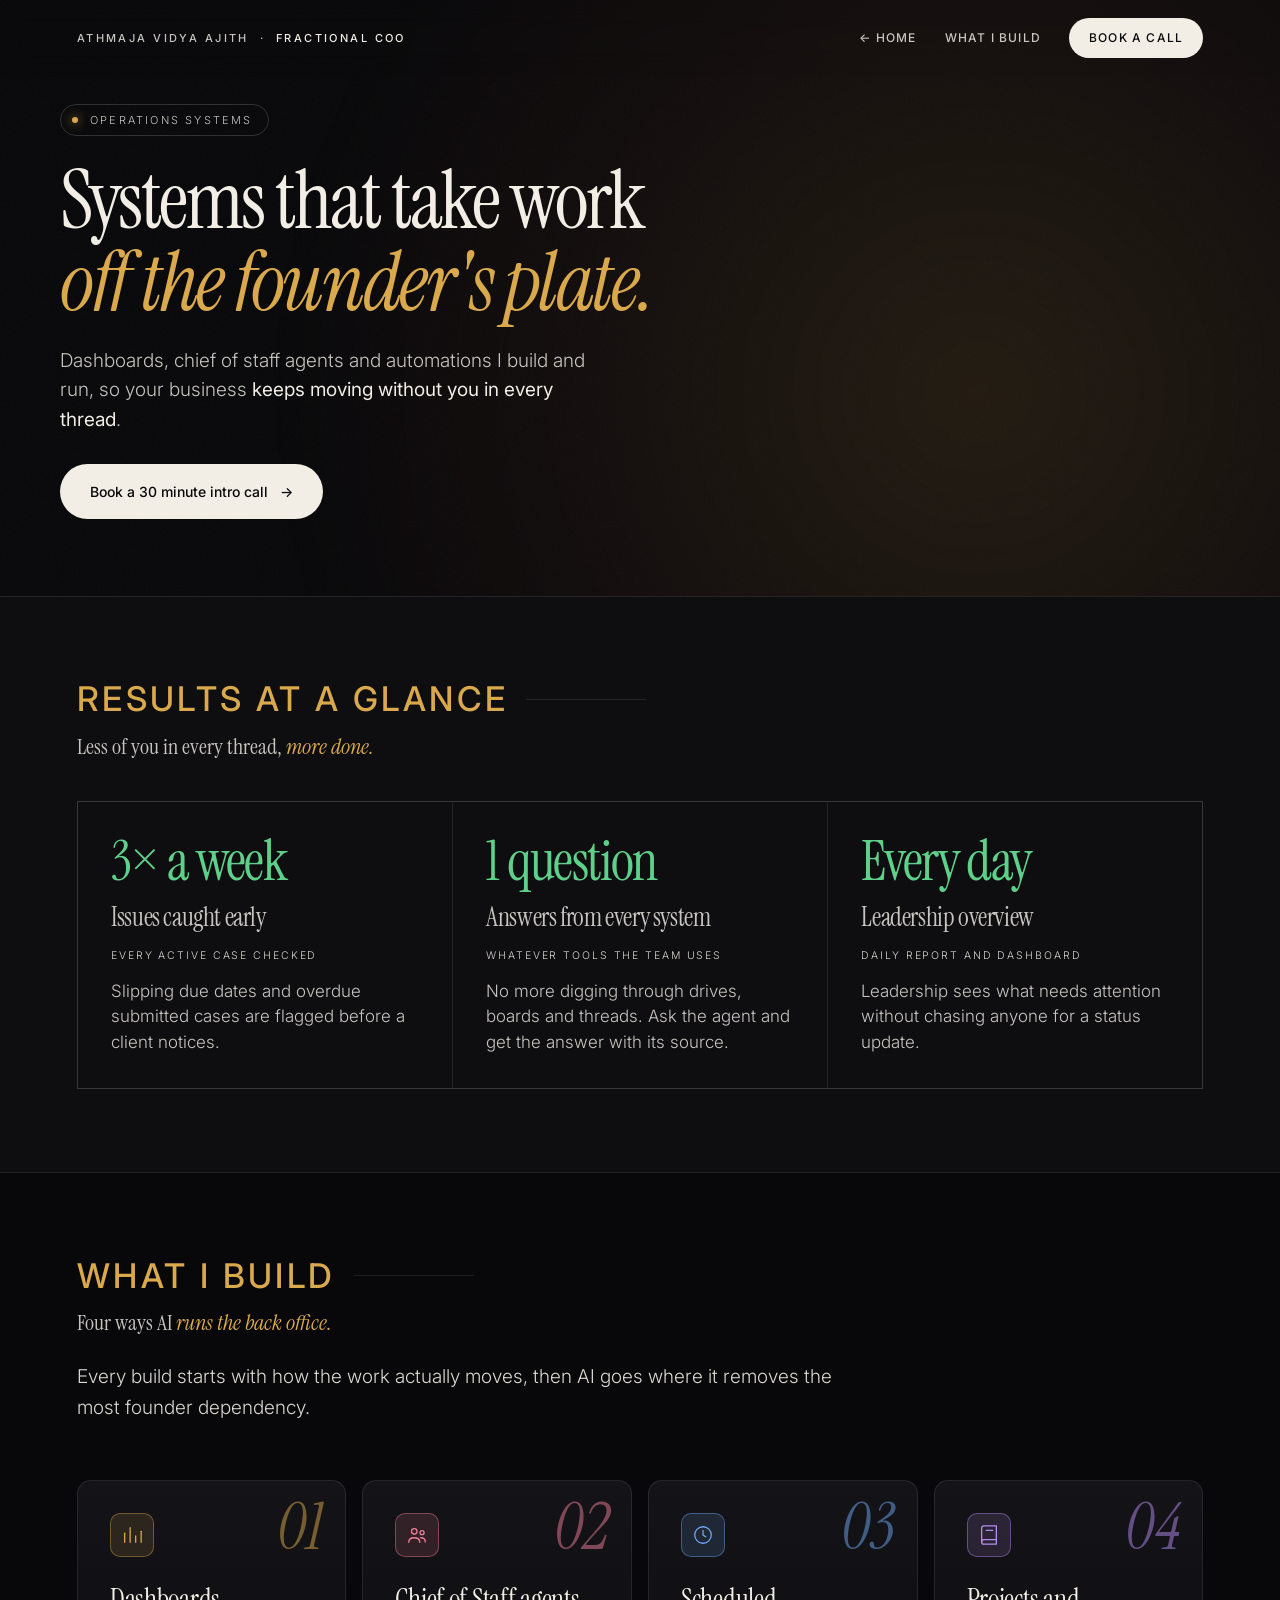
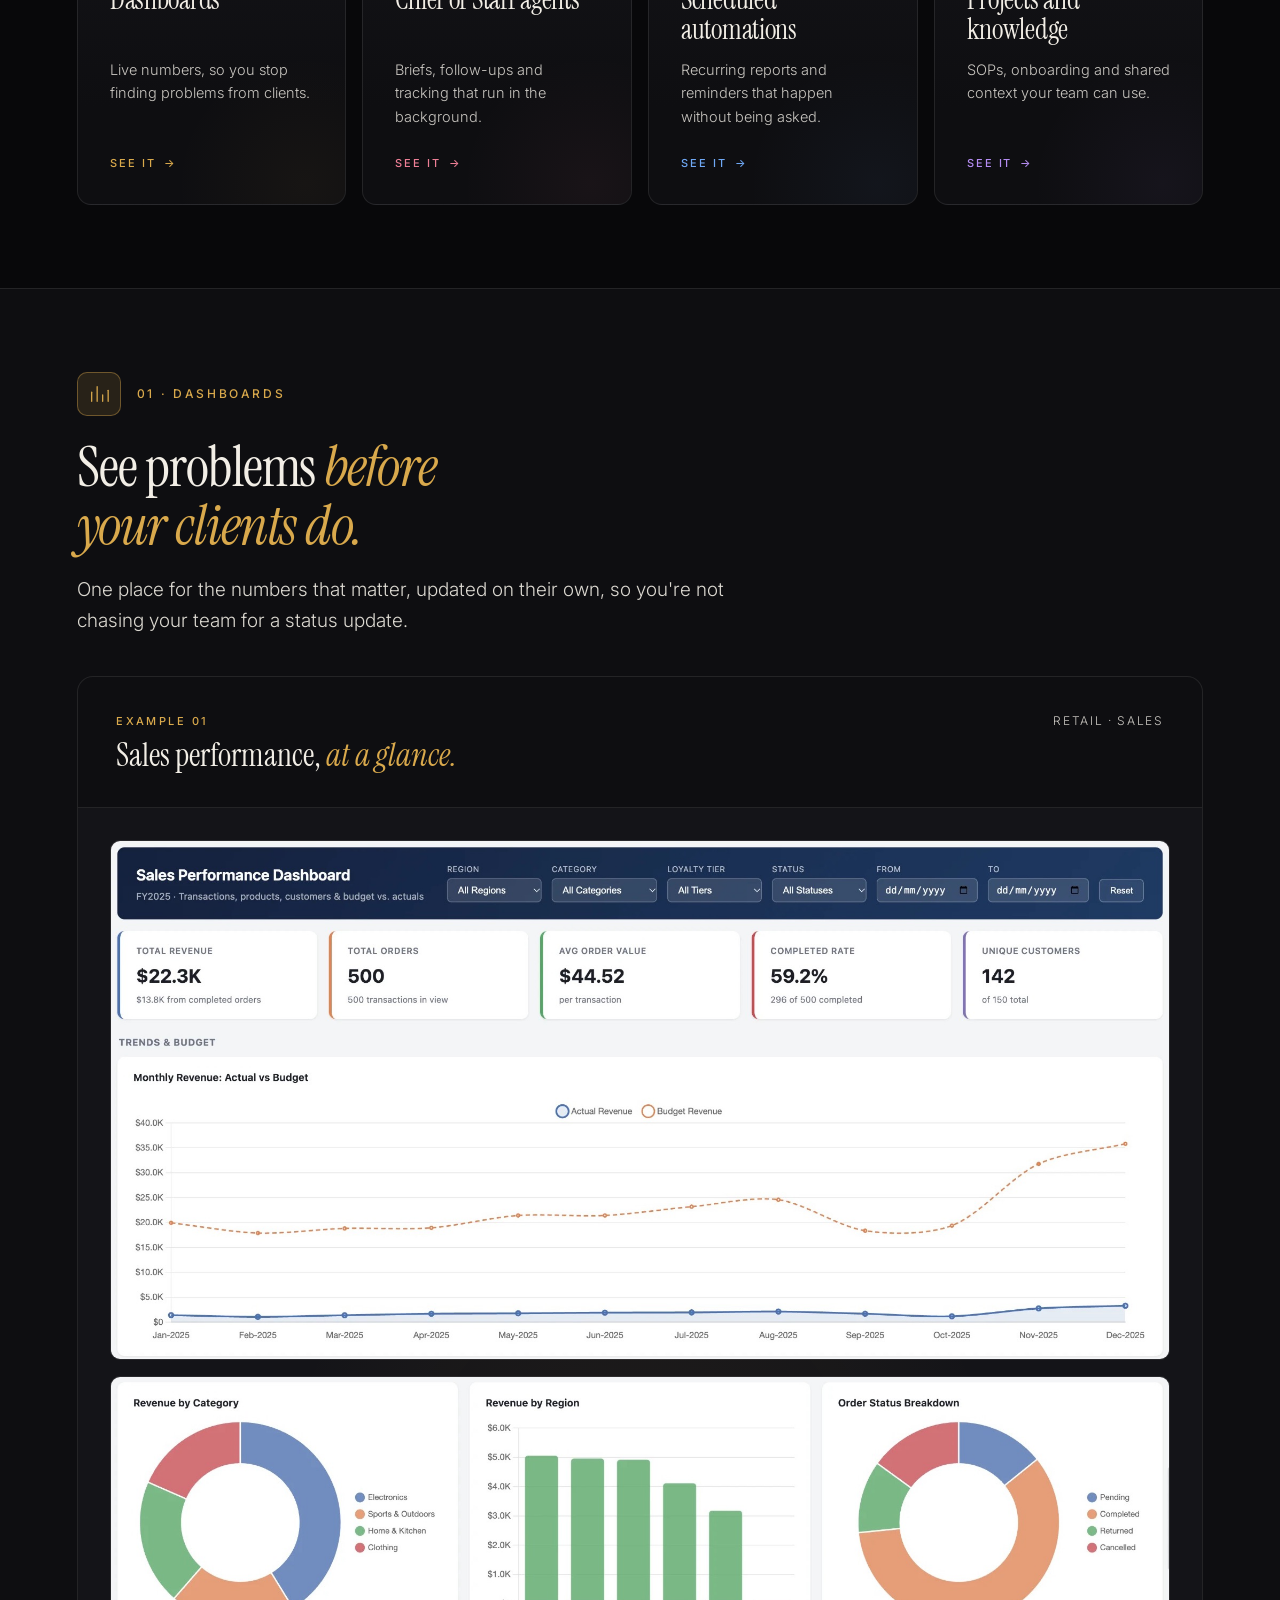
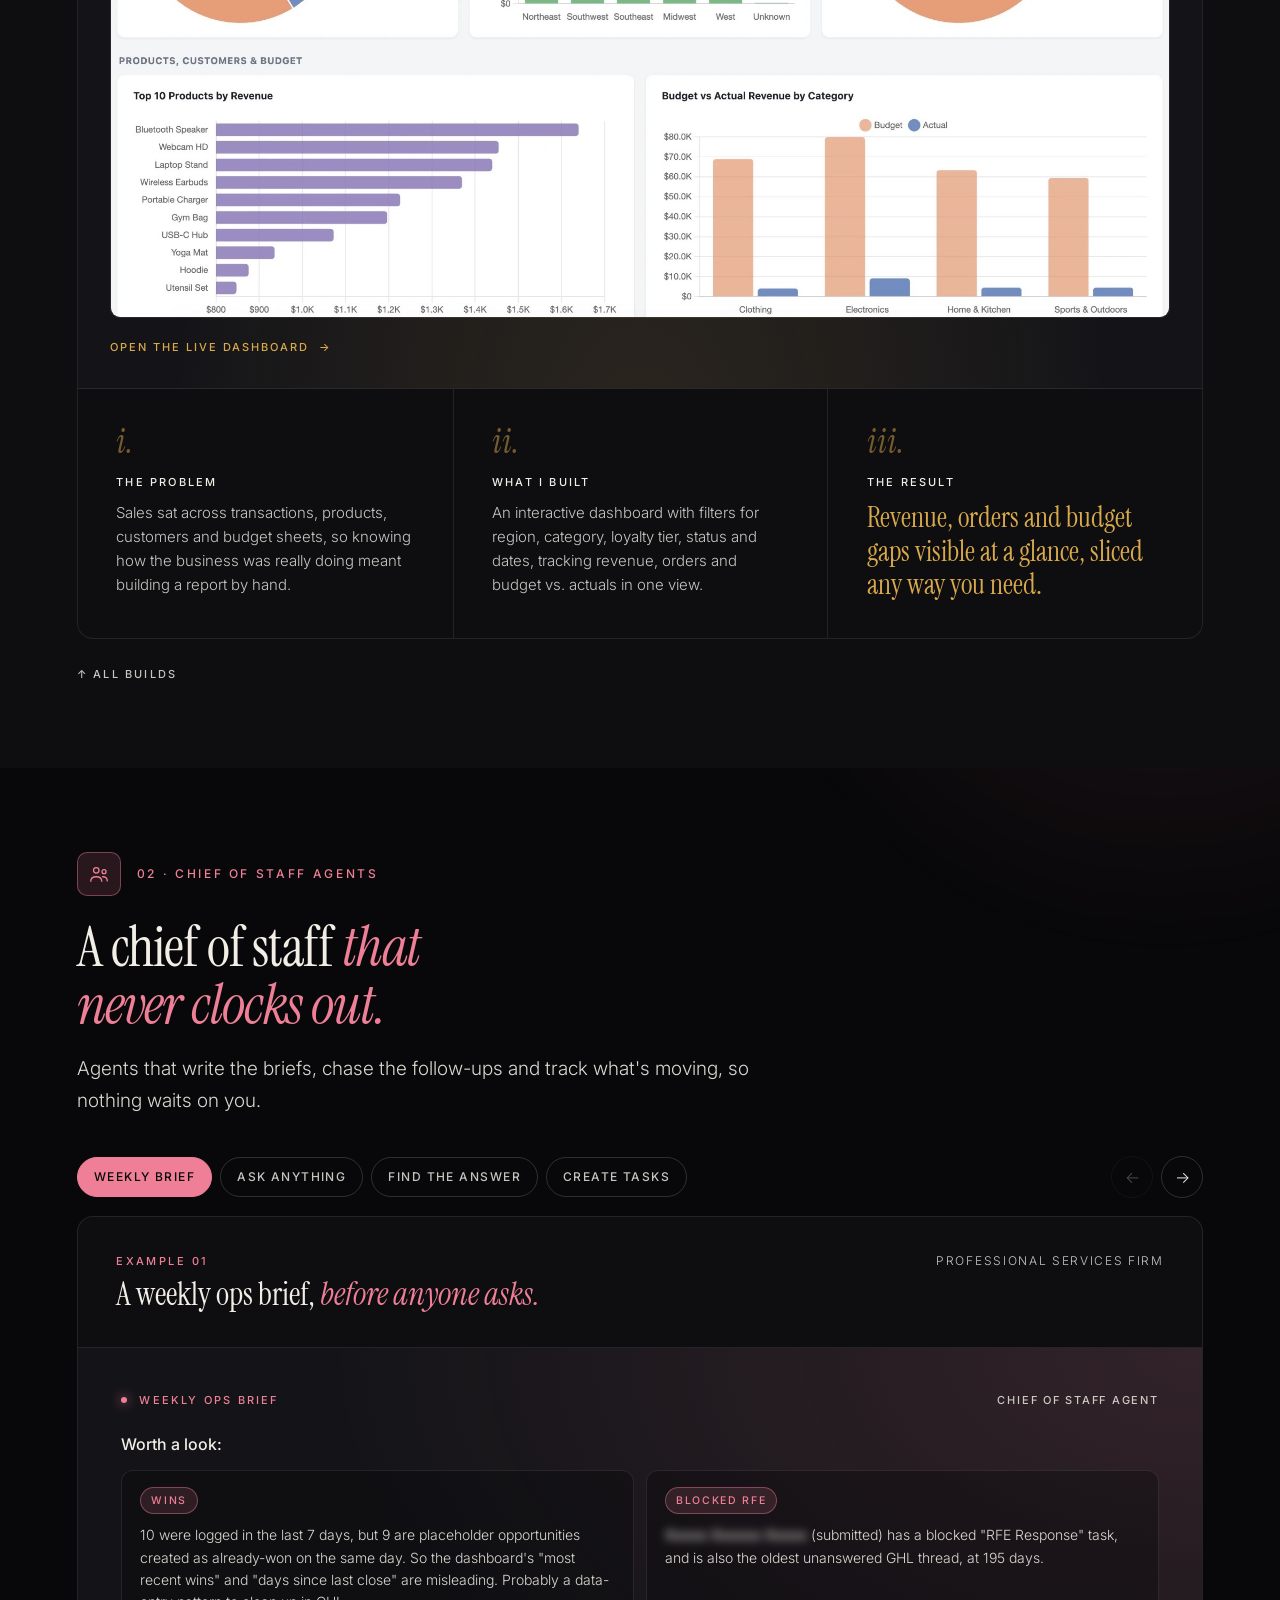
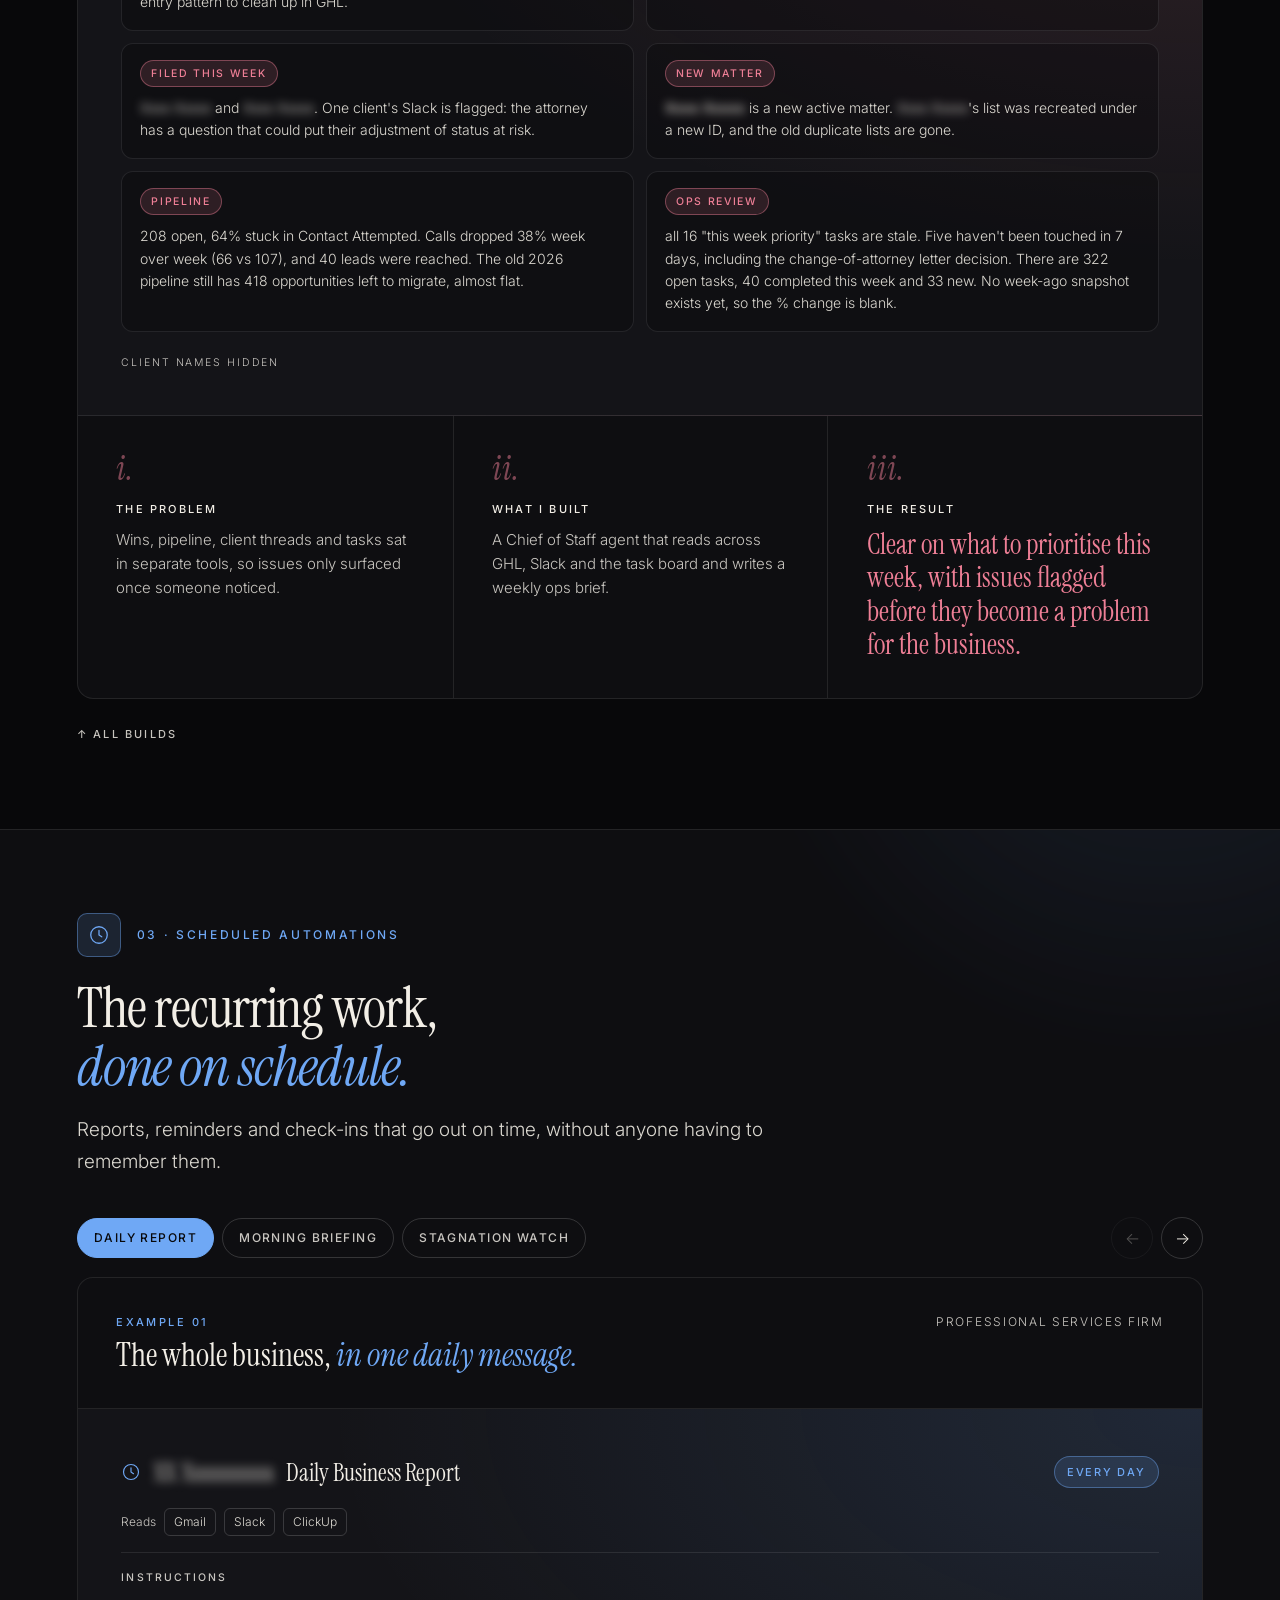
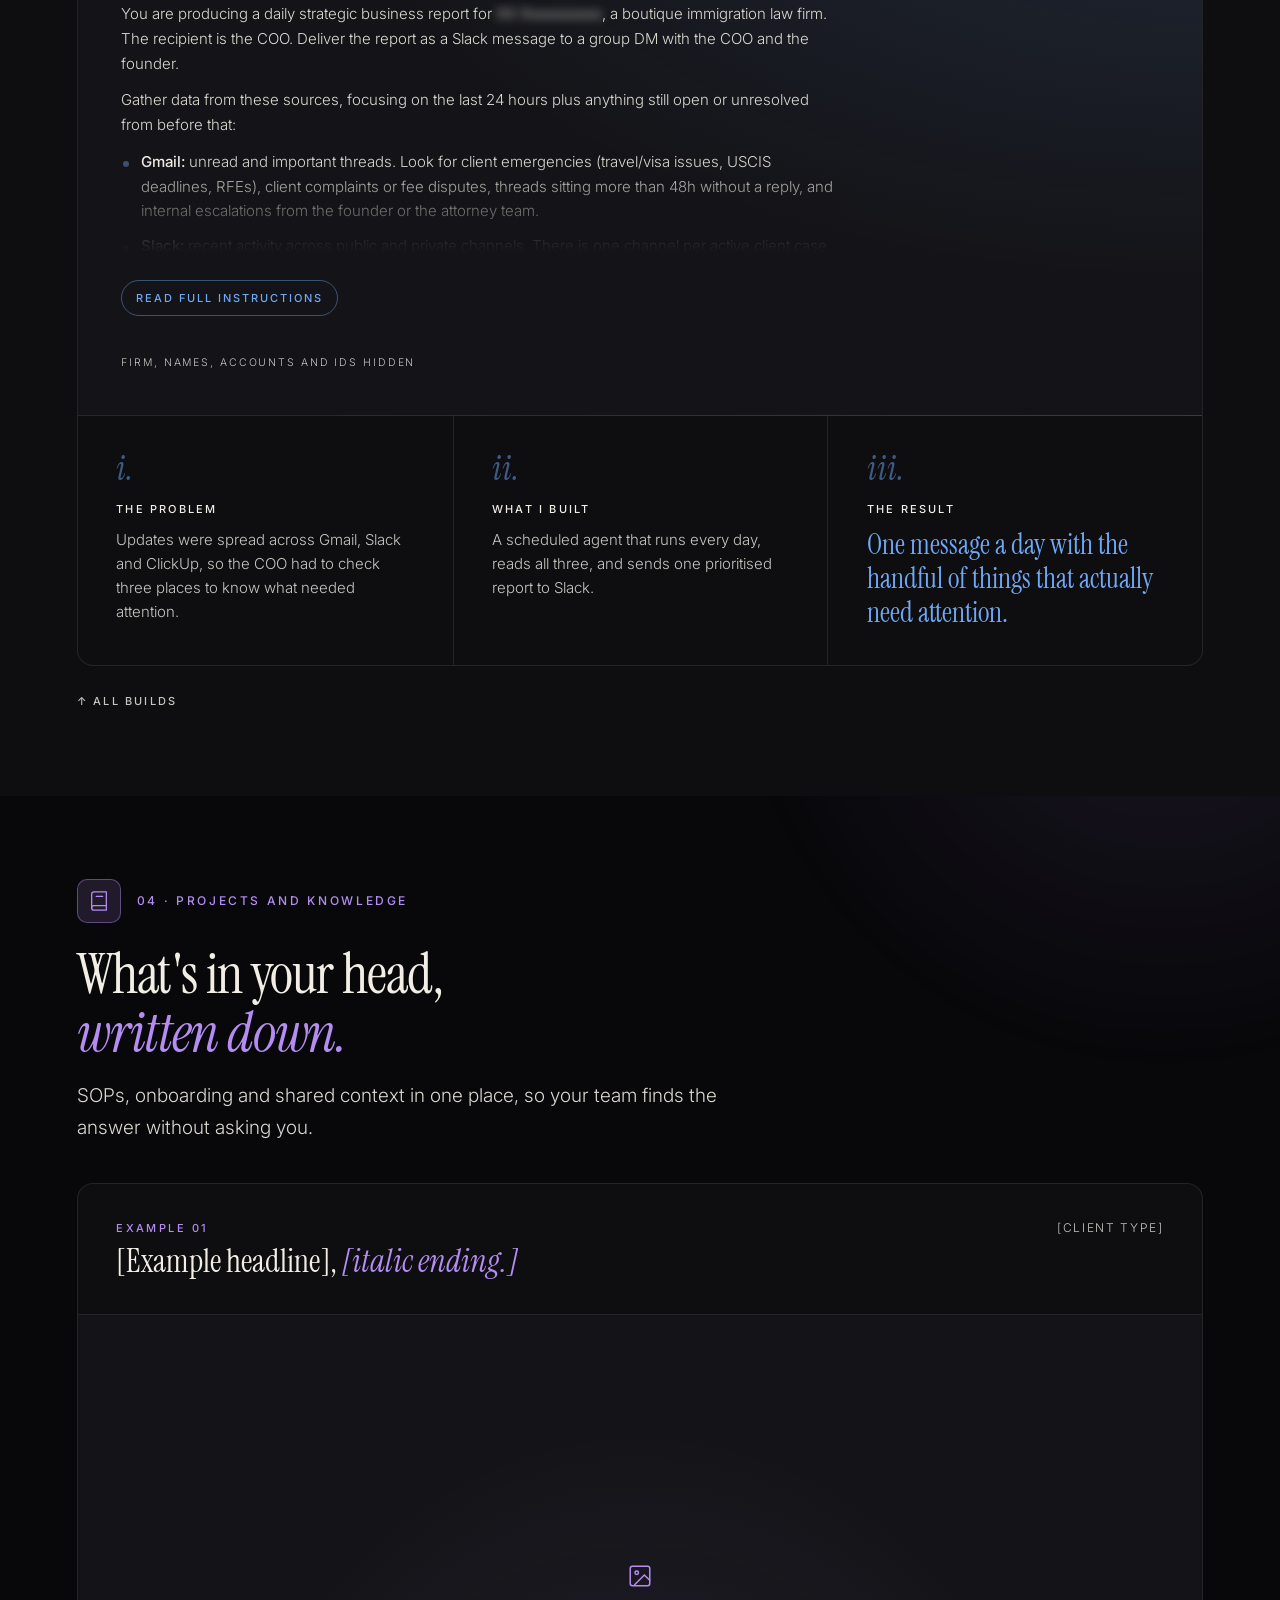
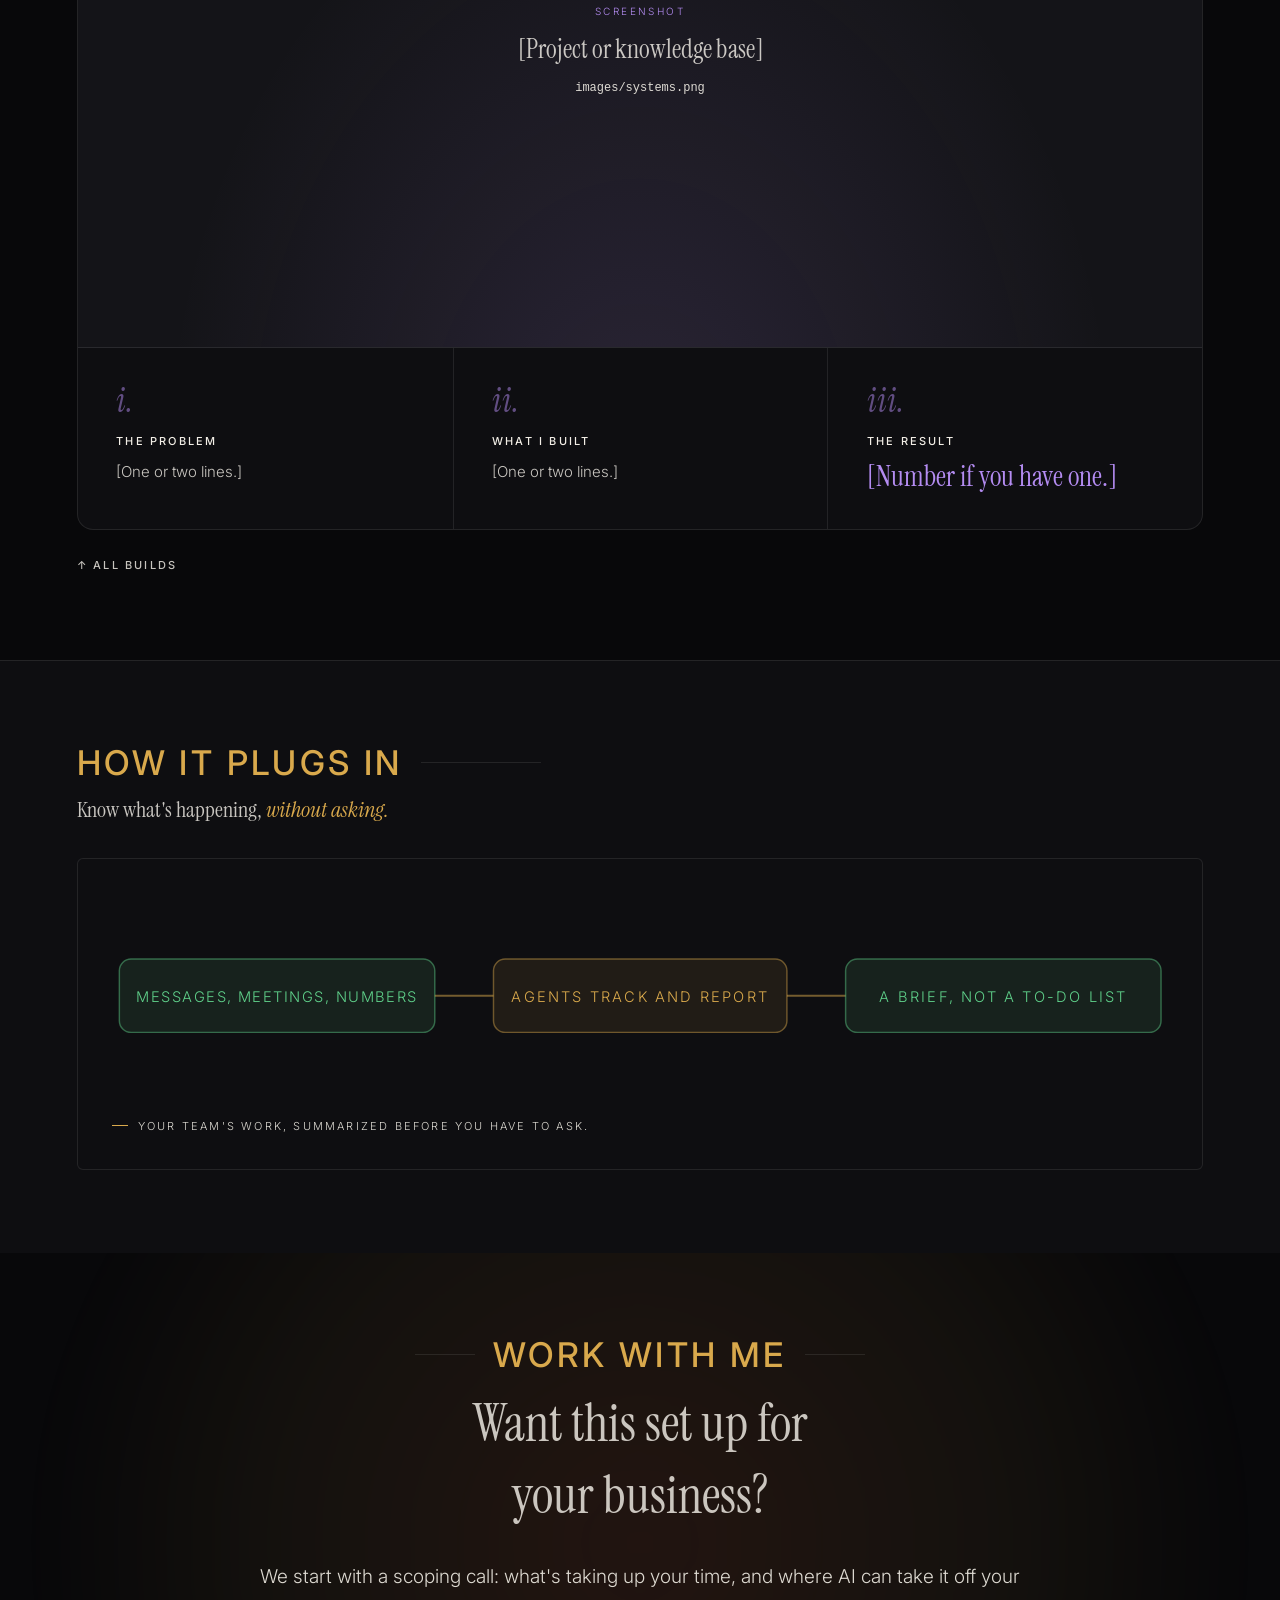
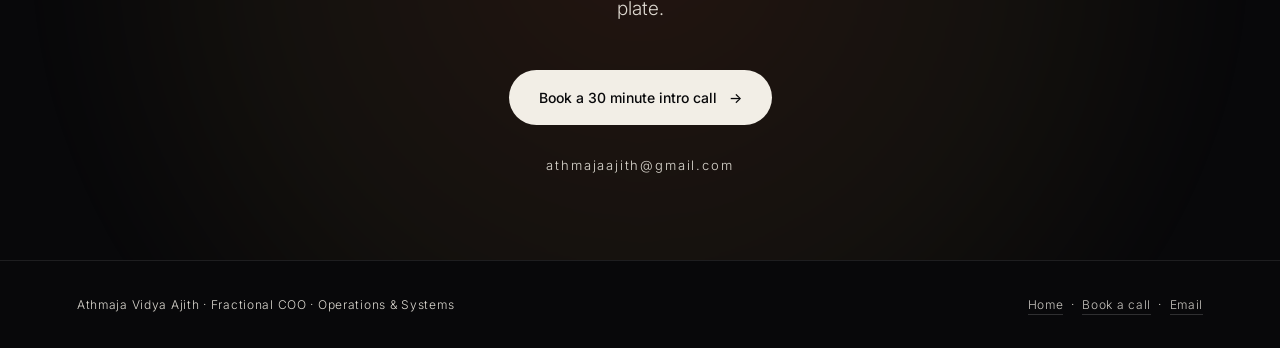
<file: index.html>
<!DOCTYPE html>
<html lang="en">
<head>
<meta charset="UTF-8">
<meta name="viewport" content="width=device-width, initial-scale=1.0">
<title>Systems | Athmaja Vidya Ajith, Fractional COO</title>
<meta name="description" content="Dashboards, chief of staff agents and automations that take work off the founder's plate.">
<link rel="icon" href="data:image/svg+xml,%3Csvg xmlns='http://www.w3.org/2000/svg' viewBox='0 0 64 64'%3E%3Crect width='64' height='64' rx='12' fill='%2308080A'/%3E%3Cpath d='M18 20 L32 46 L46 20' fill='none' stroke='%23D9A94C' stroke-width='6' stroke-linecap='round' stroke-linejoin='round'/%3E%3C/svg%3E">
<link rel="preconnect" href="https://fonts.googleapis.com">
<link rel="preconnect" href="https://fonts.gstatic.com" crossorigin>
<link href="https://fonts.googleapis.com/css2?family=Instrument+Serif:ital@0;1&family=Inter:wght@300;400;500;600&display=swap" rel="stylesheet">
<script>document.documentElement.classList.add("js");if("IntersectionObserver" in window)document.documentElement.classList.add("js-rv");</script>
<link rel="stylesheet" href="styles.css?v=15">
</head>
<body>

<div id="progress"></div>

<nav id="nav">
  <div class="nav-mark">Athmaja Vidya Ajith &nbsp;·&nbsp; <b>Fractional COO</b></div>
  <div class="nav-links">
    <a class="nav-link" href="https://vidyaajith.github.io/main-portfolio/">← Home</a>
    <a class="nav-link" href="#builds">What I build</a>
    <a class="nav-cta" href="https://calendly.com/athmanaajith/30min?month=2026-08" target="_blank" rel="noopener">Book a call</a>
  </div>
</nav>

<!-- 1. HERO -->
<header class="hero">
  <div class="wrap" style="width:100%">
    <div class="hero-tag rv"><span class="dot"></span> Operations systems</div>
    <h1 class="rv">Systems that take work<span class="it">off the founder's plate.</span></h1>
    <p class="hero-sub rv">Dashboards, chief of staff agents and automations I build and run, so your business <b>keeps moving without you in every thread</b>.</p>
    <div class="hero-actions rv">
      <a class="btn btn-primary" href="https://calendly.com/athmanaajith/30min?month=2026-08" target="_blank" rel="noopener">Book a 30 minute intro call <span class="arw">→</span></a>
    </div>
  </div>
</header>

<!-- 2. RESULTS -->
<section class="results" id="results">
  <div class="wrap">
    <div class="eyebrow rv">Results at a glance</div>
    <h2 class="rv">Less of you in every thread, <em>more done.</em></h2>
    <div class="rgrid">
      <div class="r rv"><div class="big grn">3&times; a week</div><div class="ttl">Issues caught early</div><div class="sub">Every active case checked</div><p>Slipping due dates and overdue submitted cases are flagged before a client notices.</p></div>
      <div class="r rv"><div class="big grn">1 question</div><div class="ttl">Answers from every system</div><div class="sub">Whatever tools the team uses</div><p>No more digging through drives, boards and threads. Ask the agent and get the answer with its source.</p></div>
      <div class="r rv"><div class="big grn">Every day</div><div class="ttl">Leadership overview</div><div class="sub">Daily report and dashboard</div><p>Leadership sees what needs attention without chasing anyone for a status update.</p></div>
    </div>
  </div>
</section>

<!-- 3. THE FOUR BUILDS -->
<section id="builds">
  <div class="wrap">
    <div class="eyebrow rv">What I build</div>
    <h2 class="rv">Four ways AI <em>runs the back office.</em></h2>
    <p class="lede rv">Every build starts with how the work actually moves, then AI goes where it removes the most founder dependency.</p>
    <div class="approach">
      <a class="ap rv" href="#dashboards">
        <span class="num">01</span>
        <div class="icobox"><svg class="ico" viewBox="0 0 24 24"><path d="M4 20V10"/><path d="M10 20V4"/><path d="M16 20v-7"/><path d="M22 20V8"/></svg></div>
        <h3>Dashboards</h3><p>Live numbers, so you stop finding problems from clients.</p>
        <span class="more">See it <span>&rarr;</span></span>
      </a>
      <a class="ap rose rv" href="#agents">
        <span class="num">02</span>
        <div class="icobox"><svg class="ico" viewBox="0 0 24 24"><circle cx="9" cy="8" r="3"/><path d="M3 20c0-3.3 2.7-5 6-5s6 1.7 6 5"/><circle cx="17.5" cy="9.5" r="2.2"/><path d="M16 15c3 0 5 1.6 5 4.5"/></svg></div>
        <h3>Chief of Staff agents</h3><p>Briefs, follow-ups and tracking that run in the background.</p>
        <span class="more">See it <span>&rarr;</span></span>
      </a>
      <a class="ap blue rv" href="#automations">
        <span class="num">03</span>
        <div class="icobox"><svg class="ico" viewBox="0 0 24 24"><circle cx="12" cy="12" r="9"/><path d="M12 7v5l3 2"/></svg></div>
        <h3>Scheduled automations</h3><p>Recurring reports and reminders that happen without being asked.</p>
        <span class="more">See it <span>&rarr;</span></span>
      </a>
      <a class="ap violet rv" href="#knowledge">
        <span class="num">04</span>
        <div class="icobox"><svg class="ico" viewBox="0 0 24 24"><path d="M4 19.5A2.5 2.5 0 0 1 6.5 17H20"/><path d="M6.5 2H20v20H6.5A2.5 2.5 0 0 1 4 19.5v-15A2.5 2.5 0 0 1 6.5 2z"/><path d="M9 7h7"/></svg></div>
        <h3>Projects and knowledge</h3><p>SOPs, onboarding and shared context your team can use.</p>
        <span class="more">See it <span>&rarr;</span></span>
      </a>
    </div>
  </div>
</section>

<!-- 4. EXAMPLES -->
<section id="dashboards" class="build acc-gold" style="background:var(--ink-2);border-top:1px solid var(--line)">
  <div class="wrap">
    <div class="tagrow rv">
      <div class="icobox"><svg class="ico" viewBox="0 0 24 24"><path d="M4 20V10"/><path d="M10 20V4"/><path d="M16 20v-7"/><path d="M22 20V8"/></svg></div>
      <span class="tag">01 · Dashboards</span>
    </div>
    <h2 class="build-title rv">See problems <em>before your clients do.</em></h2>
    <p class="lede rv">One place for the numbers that matter, updated on their own, so you're not chasing your team for a status update.</p>
    <!-- copy the whole <article class="case"> block to add another example -->
    <article class="case rv">
      <div class="case-head">
        <div><div class="k">Example 01</div><h3>Sales performance, <em>at a glance.</em></h3></div>
        <div class="client">Retail · sales</div>
      </div>
      <div class="shots">
        <img class="shot" src="images/sales-dashboard-overview.jpg" alt="Sales Performance Dashboard: filters for region, category, loyalty tier, status and dates; KPI cards for revenue, orders, average order value, completed rate and unique customers; monthly actual vs budget revenue chart" width="1980" height="968" loading="lazy">
        <img class="shot" src="images/sales-dashboard-breakdowns.jpg" alt="Dashboard breakdowns: revenue by category, revenue by region, order status, top 10 products by revenue, and budget vs actual revenue by category" width="1980" height="1010" loading="lazy">
        <a class="live" href="https://vidyaajith.github.io/sales-dashboard-portfolio/sales_dashboard.html" target="_blank" rel="noopener">Open the live dashboard <span>&rarr;</span></a>
      </div>
      <div class="steps">
        <div class="step"><span class="n">i.</span><b>The problem</b><p>Sales sat across transactions, products, customers and budget sheets, so knowing how the business was really doing meant building a report by hand.</p></div>
        <div class="step"><span class="n">ii.</span><b>What I built</b><p>An interactive dashboard with filters for region, category, loyalty tier, status and dates, tracking revenue, orders and budget vs. actuals in one view.</p></div>
        <div class="step res"><span class="n">iii.</span><b>The result</b><p>Revenue, orders and budget gaps visible at a glance, sliced any way you need.</p></div>
      </div>
    </article>
    <a class="backlink rv" href="#builds">&uarr; All builds</a>
  </div>
</section>

<section id="agents" class="build acc-rose">
  <div class="wrap">
    <div class="tagrow rv">
      <div class="icobox"><svg class="ico" viewBox="0 0 24 24"><circle cx="9" cy="8" r="3"/><path d="M3 20c0-3.3 2.7-5 6-5s6 1.7 6 5"/><circle cx="17.5" cy="9.5" r="2.2"/><path d="M16 15c3 0 5 1.6 5 4.5"/></svg></div>
      <span class="tag">02 · Chief of Staff agents</span>
    </div>
    <h2 class="build-title rv">A chief of staff <em>that never clocks out.</em></h2>
    <p class="lede rv">Agents that write the briefs, chase the follow-ups and track what's moving, so nothing waits on you.</p>
    <!-- copy the whole <article class="case"> block to add another example -->
    <div class="slider rv">
      <div class="slider-bar">
        <div class="slider-tabs" role="tablist"><button class="slider-tab on" type="button" role="tab" aria-selected="true">Weekly brief</button><button class="slider-tab" type="button" role="tab" aria-selected="false">Ask anything</button><button class="slider-tab" type="button" role="tab" aria-selected="false">Find the answer</button><button class="slider-tab" type="button" role="tab" aria-selected="false">Create tasks</button></div>
        <div class="slider-arrows"><button class="slider-btn prev" type="button" aria-label="Previous example">&larr;</button><button class="slider-btn next" type="button" aria-label="Next example">&rarr;</button></div>
      </div>
      <div class="track">
    <article class="case">
      <div class="case-head">
        <div><div class="k">Example 01</div><h3>A weekly ops brief, <em>before anyone asks.</em></h3></div>
        <div class="client">Professional services firm</div>
      </div>
      <div class="brief">
        <div class="brief-head"><span class="dot"></span><span>Weekly ops brief</span><span class="by">Chief of Staff agent</span></div>
        <p class="brief-lead">Worth a look:</p>
        <div class="brief-grid">
          <div class="bi"><span class="tag">Wins</span><p>10 were logged in the last 7 days, but 9 are placeholder opportunities created as already-won on the same day. So the dashboard's "most recent wins" and "days since last close" are misleading. Probably a data-entry pattern to clean up in GHL.</p></div>
          <div class="bi"><span class="tag">Blocked RFE</span><p><b><span class="redact" aria-label="name hidden">Xxxxx Xxxxxx Xxxxx</span></b> (submitted) has a blocked "RFE Response" task, and is also the oldest unanswered GHL thread, at 195 days.</p></div>
          <div class="bi"><span class="tag">Filed this week</span><p><span class="redact" aria-label="name hidden">Xxxx Xxxxx</span> and <span class="redact" aria-label="name hidden">Xxxx Xxxxx</span>. One client's Slack is flagged: the attorney has a question that could put their adjustment of status at risk.</p></div>
          <div class="bi"><span class="tag">New matter</span><p><b><span class="redact" aria-label="name hidden">Xxxx Xxxxx</span></b> is a new active matter. <span class="redact" aria-label="name hidden">Xxxx Xxxxx</span>'s list was recreated under a new ID, and the old duplicate lists are gone.</p></div>
          <div class="bi"><span class="tag">Pipeline</span><p>208 open, 64% stuck in Contact Attempted. Calls dropped 38% week over week (66 vs 107), and 40 leads were reached. The old 2026 pipeline still has 418 opportunities left to migrate, almost flat.</p></div>
          <div class="bi"><span class="tag">Ops Review</span><p>all 16 "this week priority" tasks are stale. Five haven't been touched in 7 days, including the change-of-attorney letter decision. There are 322 open tasks, 40 completed this week and 33 new. No week-ago snapshot exists yet, so the % change is blank.</p></div>
        </div>
        <div class="brief-note">Client names hidden</div>
      </div>
      <div class="steps">
        <div class="step"><span class="n">i.</span><b>The problem</b><p>Wins, pipeline, client threads and tasks sat in separate tools, so issues only surfaced once someone noticed.</p></div>
        <div class="step"><span class="n">ii.</span><b>What I built</b><p>A Chief of Staff agent that reads across GHL, Slack and the task board and writes a weekly ops brief.</p></div>
        <div class="step res"><span class="n">iii.</span><b>The result</b><p>Clear on what to prioritise this week, with issues flagged before they become a problem for the business.</p></div>
      </div>
    </article>
    <article class="case">
      <div class="case-head">
        <div><div class="k">Example 02</div><h3>Ask anything, <em>get the full story.</em></h3></div>
        <div class="client">Professional services firm</div>
      </div>
      <div class="chat">
        <div class="q">Why is <span class="redact" aria-label="name hidden">Xxxxx Xxxx</span>'s case not sent to union/peer group?</div>
        <div class="reply">
          <div class="who"><span class="av"></span>Chief of Staff agent<span class="used">Used ClickUp: Filter Tasks &rsaquo;</span></div>
          <div class="a clamp">
          <p class="lead">It's stuck on payment logistics to the union, not on anything with the client.</p>
          <p>Timeline from ClickUp + Slack:</p>
          <ul>
            <li>Client already paid the firm for the union/peer consultation, invoice sent. Both done.</li>
            <li>But <b>"Send the case to Union/Peer Consultations"</b> has been sitting in <b>"under review"</b> for weeks, never moved to complete.</li>
            <li><b>"Pay Union/Peer group and notify Case Manager"</b> (<span class="redact" aria-label="name hidden">Xxxxxxx</span>'s task, actually paying the union) is still marked <b>"to do"</b>, untouched.</li>
          </ul>
          <p>Why: the union requires payment by check, not card. That kicked off a mini saga. <span class="redact" aria-label="name hidden">Xxxxxx</span> asked <span class="redact" aria-label="name hidden">Xxxxxxx</span> how to handle it, <span class="redact" aria-label="name hidden">Xxxxxxx</span> asked <span class="redact" aria-label="name hidden">Xxxx</span> if they could still use the old Checkflo account, <span class="redact" aria-label="name hidden">Xxxx</span> needed to personally authorise the payment via an email prompt, <span class="redact" aria-label="name hidden">Xxxxxxx</span> flagged it as "awaiting approval", and <span class="redact" aria-label="name hidden">Xxxx</span> approved it.</p>
          </div>
          <button class="readmore" type="button">Read the full reply</button>
        </div>
        <div class="brief-note">Names and identifying details hidden</div>
      </div>
      <div class="steps">
        <div class="step"><span class="n">i.</span><b>The problem</b><p>Answers were spread across ClickUp and Slack, so a simple status question meant digging through threads or asking around.</p></div>
        <div class="step"><span class="n">ii.</span><b>What I built</b><p>A Chief of Staff agent you can ask anything. It searches across every system and explains what's actually going on.</p></div>
        <div class="step res"><span class="n">iii.</span><b>The result</b><p>Any question about the business, answered from across all the systems.</p></div>
      </div>
    </article>
    <article class="case">
      <div class="case-head">
        <div><div class="k">Example 03</div><h3>Any question, <em>answered from the source.</em></h3></div>
        <div class="client">Professional services firm</div>
      </div>
      <div class="chat">
        <div class="q">Can you check the SOPs in the shared drive and see if there is an existing SOP for RFEs?</div>
        <div class="reply">
          <div class="who"><span class="av"></span>Chief of Staff agent<span class="used">Used 2 tools &rsaquo;</span></div>
          <div class="a clamp">
          <p class="lead">Yes, there is one, and it's fairly comprehensive. I should have checked Drive first, sorry about that.</p>
          <p><b class="doclink">"SOP: Request for Evidence (RFE) / Notice of Intent to Deny (NOID) Handling &amp; Pricing Calculation"</b></p>
          <p>It covers:</p>
          <ul>
            <li>Purpose and scope: RFE, NOID and equivalent notices; applies to O-1, O-2 and EB petitions</li>
            <li>Roles: admin staff (intake, date-stamping, deadline tracking), case manager plus attorney approval (substantive review, response strategy), finance and billing (pricing, invoicing)</li>
            <li>Procedure: receipt and intake &rarr; initial review and triage (standard vs. complex RFE vs. NOID) &rarr; response strategy</li>
            <li>A library of example RFE responses on file (<span class="redact" aria-label="name hidden">Xx Xxxxxx</span>, <span class="redact" aria-label="name hidden">Xxxxx Xxxxx</span>, <span class="redact" aria-label="name hidden">Xxxx Xxxxxx</span>, <span class="redact" aria-label="name hidden">Xxxxxxx Xxxxxxx</span>)</li>
            <li><b>Pricing framework:</b> priced per page of the USCIS-issued notice (not counting exhibits or attorney drafts), with page count verified by admin and the case handler before billing, plus discount and adjustment rules</li>
          </ul>
          <p>So the gap isn't "no SOP". It's that this one exists but clearly isn't being followed consistently, since <span class="redact" aria-label="name hidden">Xxx Xxxxx</span>'s and <span class="redact" aria-label="name hidden">Xxxx Xxxx</span>'s RFEs both had confusion and delays recently. The doc itself looks solid.</p>
          <p>Given that, I'd scrap the draft I gave you and instead suggest: don't write a new SOP, audit whether the existing one is actually being used (deadline logged in ClickUp per step 5.1? page-count-based invoice issued per 5.5?). Want me to check either case against these specific steps to see where it broke down?</p>
          </div>
          <button class="readmore" type="button">Read the full reply</button>
        </div>
        <div class="brief-note">Names and identifying details hidden</div>
      </div>
      <div class="steps">
        <div class="step"><span class="n">i.</span><b>The problem</b><p>Answers were buried in shared drives, docs and threads, so finding out something simple meant searching for it yourself.</p></div>
        <div class="step"><span class="n">ii.</span><b>What I built</b><p>An agent you can ask anything. It searches Drive, ClickUp and Slack, reads what it finds and answers with the source.</p></div>
        <div class="step res"><span class="n">iii.</span><b>The result</b><p>The answer in one reply, with the source attached and a suggested next step.</p></div>
      </div>
    </article>
    <article class="case">
      <div class="case-head">
        <div><div class="k">Example 04</div><h3>Say it once, <em>it's on the board.</em></h3></div>
        <div class="client">Professional services firm</div>
      </div>
      <div class="chat">
        <div class="q">Can you add a task for <span class="redact" aria-label="name hidden">Xxxxxxx</span> to update the LawPay SOP and the default account in LawPay to our new IOLTA account? Make it due tomorrow and tag it as this week's priority.</div>
        <div class="reply">
          <div class="who"><span class="av"></span>Chief of Staff agent<span class="used">Used ClickUp: Create Task &rsaquo;</span></div>
          <div class="a">
          <p class="lead">Done: <b class="doclink">Update LawPay SOP and default account to new IOLTA</b>, assigned to <span class="redact" aria-label="name hidden">Xxxxxxx</span>, due tomorrow, tagged "this week priority."</p>
          </div>
        </div>
        <div class="brief-note">Names and identifying details hidden</div>
      </div>
      <div class="steps">
        <div class="step"><span class="n">i.</span><b>The problem</b><p>Turning a passing thought into a proper task meant opening ClickUp and filling in every field by hand.</p></div>
        <div class="step"><span class="n">ii.</span><b>What I built</b><p>The agent creates tasks from a plain-language request, with the assignee, due date and tags already set.</p></div>
        <div class="step res"><span class="n">iii.</span><b>The result</b><p>Any task created in seconds, straight from a conversation.</p></div>
      </div>
    </article>
      </div>
    </div>
    <a class="backlink rv" href="#builds">&uarr; All builds</a>
  </div>
</section>

<section id="automations" class="build acc-blue" style="background:var(--ink-2);border-top:1px solid var(--line)">
  <div class="wrap">
    <div class="tagrow rv">
      <div class="icobox"><svg class="ico" viewBox="0 0 24 24"><circle cx="12" cy="12" r="9"/><path d="M12 7v5l3 2"/></svg></div>
      <span class="tag">03 · Scheduled automations</span>
    </div>
    <h2 class="build-title rv">The recurring work, <em>done on schedule.</em></h2>
    <p class="lede rv">Reports, reminders and check-ins that go out on time, without anyone having to remember them.</p>
    <div class="slider rv">
      <div class="slider-bar">
        <div class="slider-tabs" role="tablist"><button class="slider-tab on" type="button" role="tab" aria-selected="true">Daily report</button><button class="slider-tab" type="button" role="tab" aria-selected="false">Morning briefing</button><button class="slider-tab" type="button" role="tab" aria-selected="false">Stagnation watch</button></div>
        <div class="slider-arrows"><button class="slider-btn prev" type="button" aria-label="Previous example">&larr;</button><button class="slider-btn next" type="button" aria-label="Next example">&rarr;</button></div>
      </div>
      <div class="track">
        <article class="case">
      <div class="case-head">
        <div><div class="k">Example 01</div><h3>The whole business, <em>in one daily message.</em></h3></div>
        <div class="client">Professional services firm</div>
      </div>
      <div class="task">
        <div class="task-head">
          <div class="task-name"><svg class="ico" viewBox="0 0 24 24"><circle cx="12" cy="12" r="9"/><path d="M12 7v5l3 2"/></svg><span class="redact" aria-label="name hidden">XX Xxxxxxxxxx</span> Daily Business Report</div>
          <span class="sched">Every day</span>
        </div>
        <div class="task-src">Reads <span>Gmail</span><span>Slack</span><span>ClickUp</span></div>
        <div class="task-label">Instructions</div>
        <div class="a clamp">
          <p>You are producing a daily strategic business report for <span class="redact" aria-label="name hidden">XX Xxxxxxxxxx</span>, a boutique immigration law firm. The recipient is the COO. Deliver the report as a Slack message to a group DM with the COO and the founder.</p>
          <p>Gather data from these sources, focusing on the last 24 hours plus anything still open or unresolved from before that:</p>
          <ul>
            <li><b>Gmail:</b> unread and important threads. Look for client emergencies (travel/visa issues, USCIS deadlines, RFEs), client complaints or fee disputes, threads sitting more than 48h without a reply, and internal escalations from the founder or the attorney team.</li>
            <li><b>Slack:</b> recent activity across public and private channels. There is one channel per active client case (e.g. #o1-*, #eb1-*, #aos-*). Flag anything urgent, blocked or needing a decision from the COO or founder.</li>
            <li><b>ClickUp:</b> tasks newly overdue, urgent-priority tasks, and tasks stuck in "waiting on team" or "blocked" for a long time. Also check the ops coordinator's workload, and flag urgent tasks stuck waiting on someone else.</li>
          </ul>
          <p>Then write a concise Slack message, starting with <b>🔴 Needs attention today</b>: the 3–5 most urgent items across all three platforms, each with enough context to act on.</p>
        </div>
        <button class="readmore" type="button">Read full instructions</button>
        <div class="brief-note">Firm, names, accounts and IDs hidden</div>
      </div>
      <div class="steps">
        <div class="step"><span class="n">i.</span><b>The problem</b><p>Updates were spread across Gmail, Slack and ClickUp, so the COO had to check three places to know what needed attention.</p></div>
        <div class="step"><span class="n">ii.</span><b>What I built</b><p>A scheduled agent that runs every day, reads all three, and sends one prioritised report to Slack.</p></div>
        <div class="step res"><span class="n">iii.</span><b>The result</b><p>One message a day with the handful of things that actually need attention.</p></div>
      </div>
    </article>
    <article class="case">
      <div class="case-head">
        <div><div class="k">Example 02</div><h3>A morning briefing, <em>and the tasks to match.</em></h3></div>
        <div class="client">Professional services firm</div>
      </div>
      <div class="task">
        <div class="task-head">
          <div class="task-name"><svg class="ico" viewBox="0 0 24 24"><circle cx="12" cy="12" r="9"/><path d="M12 7v5l3 2"/></svg>Daily morning briefing</div>
          <span class="sched">Weekdays · 9 AM</span>
        </div>
        <div class="task-src">Reads <span>Gmail</span><span>Slack</span><span>ClickUp</span></div>
        <div class="task-label">Instructions</div>
        <div class="a clamp">
          <p>You are acting as a daily briefing assistant for the Chief of Staff at <span class="redact" aria-label="name hidden">XX Xxxxxxxxxx</span>. Your job is to prepare a clean, actionable morning briefing AND create ClickUp tasks for anything that needs attention. This runs on working days only.</p>
          <p><b>Objective:</b> scan Gmail and Slack for anything that needs attention today, present it as a concise prioritised summary, and create a ClickUp task in the COS Team list for each action item found.</p>
          <ul>
            <li><b>Step 0, lookback window:</b> on Monday, look back to last Friday morning so the weekend is covered. Tuesday to Friday, use the last 24 hours. Don't rely on the scheduler's last-run time; it has been unreliable.</li>
            <li><b>Step 1, Gmail:</b> search for unread or recent emails since the lookback start. Filter out promotions, newsletters, automated notifications, and CC threads where the Chief of Staff isn't expected to act.</li>
            <li><b>Step 2, Slack:</b> scan channels and DMs for the same window and pull out anything needing a reply or decision.</li>
            <li><b>Step 3, ClickUp:</b> create one task per action item, with context and a link back to the source.</li>
          </ul>
        </div>
        <button class="readmore" type="button">Read full instructions</button>
        <div class="brief-note">Firm, names, accounts and IDs hidden</div>
      </div>
      <div class="steps">
        <div class="step"><span class="n">i.</span><b>The problem</b><p>Mornings started with combing through email and Slack, and action items got lost along the way.</p></div>
        <div class="step"><span class="n">ii.</span><b>What I built</b><p>A weekday briefing that scans everything since the last working day and turns each action item into a ClickUp task.</p></div>
        <div class="step res"><span class="n">iii.</span><b>The result</b><p>Every action item is on the board before the day starts.</p></div>
      </div>
    </article>
    <article class="case">
      <div class="case-head">
        <div><div class="k">Example 03</div><h3>Catches slipping cases, <em>stays quiet otherwise.</em></h3></div>
        <div class="client">Professional services firm</div>
      </div>
      <div class="task">
        <div class="task-head">
          <div class="task-name"><svg class="ico" viewBox="0 0 24 24"><circle cx="12" cy="12" r="9"/><path d="M12 7v5l3 2"/></svg>Client Stagnation Watch</div>
          <span class="sched">Mon / Wed / Fri</span>
        </div>
        <div class="task-src">Reads <span>ClickUp</span><span>Slack</span></div>
        <div class="task-label">Instructions</div>
        <div class="a clamp">
          <p>You are running the client STAGNATION check: a lean, targeted alert system that complements the full weekly client status check. Each run starts fresh; all history lives in a ClickUp doc page.</p>
          <p><b>Cost discipline is the whole point.</b> Don't build full per-client tables. Don't create a new page each run. Don't post anything if nothing is flagged. Silence on a clean day is the correct output, not a failure. Only look up a client's Slack channel if that client trips a flag.</p>
          <ul>
            <li><b>Rule A, due-date slippage:</b> for each client, track their next 4 upcoming open tasks. If a task's due date has drifted more than 3 days in total from when it was first tracked, flag it.</li>
            <li><b>Rule B, submitted clients overdue:</b> any open task in the Submitted Clients folder with a past due date is always flagged. Submitted cases are more time-sensitive, so no grace period.</li>
            <li><b>Status-aware framing:</b> still flag tasks marked "waiting on client" or "waiting on third party", but frame them as a delay sitting outside the firm (the client, a union/peer consultation, a co-star's signature).</li>
          </ul>
        </div>
        <button class="readmore" type="button">Read full instructions</button>
        <div class="brief-note">Firm, names, accounts and IDs hidden</div>
      </div>
      <div class="steps">
        <div class="step"><span class="n">i.</span><b>The problem</b><p>Client cases slipped quietly, with due dates drifting a few days at a time until someone noticed.</p></div>
        <div class="step"><span class="n">ii.</span><b>What I built</b><p>A Mon/Wed/Fri check that tracks due-date drift for every client and flags overdue submitted cases.</p></div>
        <div class="step res"><span class="n">iii.</span><b>The result</b><p>Stalled cases caught early, with no noise on clean days.</p></div>
      </div>
    </article>
      </div>
    </div>
    <a class="backlink rv" href="#builds">&uarr; All builds</a>
  </div>
</section>

<section id="knowledge" class="build acc-violet">
  <div class="wrap">
    <div class="tagrow rv">
      <div class="icobox"><svg class="ico" viewBox="0 0 24 24"><path d="M4 19.5A2.5 2.5 0 0 1 6.5 17H20"/><path d="M6.5 2H20v20H6.5A2.5 2.5 0 0 1 4 19.5v-15A2.5 2.5 0 0 1 6.5 2z"/><path d="M9 7h7"/></svg></div>
      <span class="tag">04 · Projects and knowledge</span>
    </div>
    <h2 class="build-title rv">What's in your head, <em>written down.</em></h2>
    <p class="lede rv">SOPs, onboarding and shared context in one place, so your team finds the answer without asking you.</p>
    <!-- copy the whole <article class="case"> block to add another example -->
    <article class="case rv">
      <div class="case-head">
        <div><div class="k">Example 01</div><h3>[Example headline], <em>[italic ending.]</em></h3></div>
        <div class="client">[Client type]</div>
      </div>
      <div class="imgslot">
        <svg class="ico" viewBox="0 0 24 24"><rect x="3" y="3" width="18" height="18" rx="2"/><circle cx="9" cy="9" r="1.6"/><path d="M21 16l-5-5-9 9"/></svg>
        <span class="k">Screenshot</span><span class="n">[Project or knowledge base]</span><span class="s">images/systems.png</span>
      </div>
      <div class="steps">
        <div class="step"><span class="n">i.</span><b>The problem</b><p>[One or two lines.]</p></div>
        <div class="step"><span class="n">ii.</span><b>What I built</b><p>[One or two lines.]</p></div>
        <div class="step res"><span class="n">iii.</span><b>The result</b><p>[Number if you have one.]</p></div>
      </div>
    </article>
    <a class="backlink rv" href="#builds">&uarr; All builds</a>
  </div>
</section>

<!-- 5. HOW IT PLUGS IN -->
<section style="background:var(--ink-2);border-top:1px solid var(--line)">
  <div class="wrap">
    <div class="eyebrow rv">How it plugs in</div>
    <h2 class="rv">Know what's happening, <em>without asking.</em></h2>
    <div class="figure rv" style="margin-top:32px">
      <svg class="ill" viewBox="0 0 720 140" fill="none" aria-label="Messages, meetings and numbers flow to agents that track and report, and come out as a brief, not a to-do list">
        <g class="fadein">
          <rect x="5" y="45" width="215" height="50" rx="8" fill="rgba(95,208,138,.1)" stroke="rgba(95,208,138,.45)"/>
          <text x="112.5" y="74" text-anchor="middle" font-family="Inter,sans-serif" font-size="10" letter-spacing="1" fill="#5FD08A">MESSAGES, MEETINGS, NUMBERS</text>
        </g>
        <g class="draw" style="--len:80" stroke="rgba(217,169,76,.5)" stroke-width="1.4"><path d="M220 70h40"/><path d="M460 70h40"/></g>
        <g class="fadein" style="transition-delay:.3s">
          <rect x="260" y="45" width="200" height="50" rx="8" fill="rgba(217,169,76,.09)" stroke="rgba(217,169,76,.45)"/>
          <text x="360" y="74" text-anchor="middle" font-family="Inter,sans-serif" font-size="10" letter-spacing="1.5" fill="#D9A94C">AGENTS TRACK AND REPORT</text>
        </g>
        <g class="fadein" style="transition-delay:.55s">
          <rect x="500" y="45" width="215" height="50" rx="8" fill="rgba(95,208,138,.1)" stroke="rgba(95,208,138,.45)"/>
          <text x="607.5" y="74" text-anchor="middle" font-family="Inter,sans-serif" font-size="10" letter-spacing="1.5" fill="#5FD08A">A BRIEF, NOT A TO-DO LIST</text>
        </g>
      </svg>
      <div class="cap">Your team's work, summarized before you have to ask.</div>
    </div>
  </div>
</section>

<!-- 6. CTA -->
<section class="final" id="book">
  <div class="narrow">
    <div class="eyebrow rv">Work with me</div>
    <h2 class="rv">Want this set up for your business?</h2>
    <p class="lede rv">We start with a scoping call: what's taking up your time, and where AI can take it off your plate.</p>
    <a class="btn btn-primary rv" href="https://calendly.com/athmanaajith/30min?month=2026-08" target="_blank" rel="noopener">Book a 30 minute intro call <span class="arw">→</span></a>
    <a class="mail rv" href="mailto:athmajaajith@gmail.com">athmajaajith@gmail.com</a>
  </div>
</section>

<footer>
  <div>Athmaja Vidya Ajith · Fractional COO · Operations &amp; Systems</div>
  <div><a href="https://vidyaajith.github.io/main-portfolio/">Home</a> &nbsp;·&nbsp; <a href="https://calendly.com/athmanaajith/30min?month=2026-08" target="_blank" rel="noopener">Book a call</a> &nbsp;·&nbsp; <a href="mailto:athmajaajith@gmail.com">Email</a></div>
</footer>

<script src="site.js?v=5"></script>
</body>
</html>
</file>
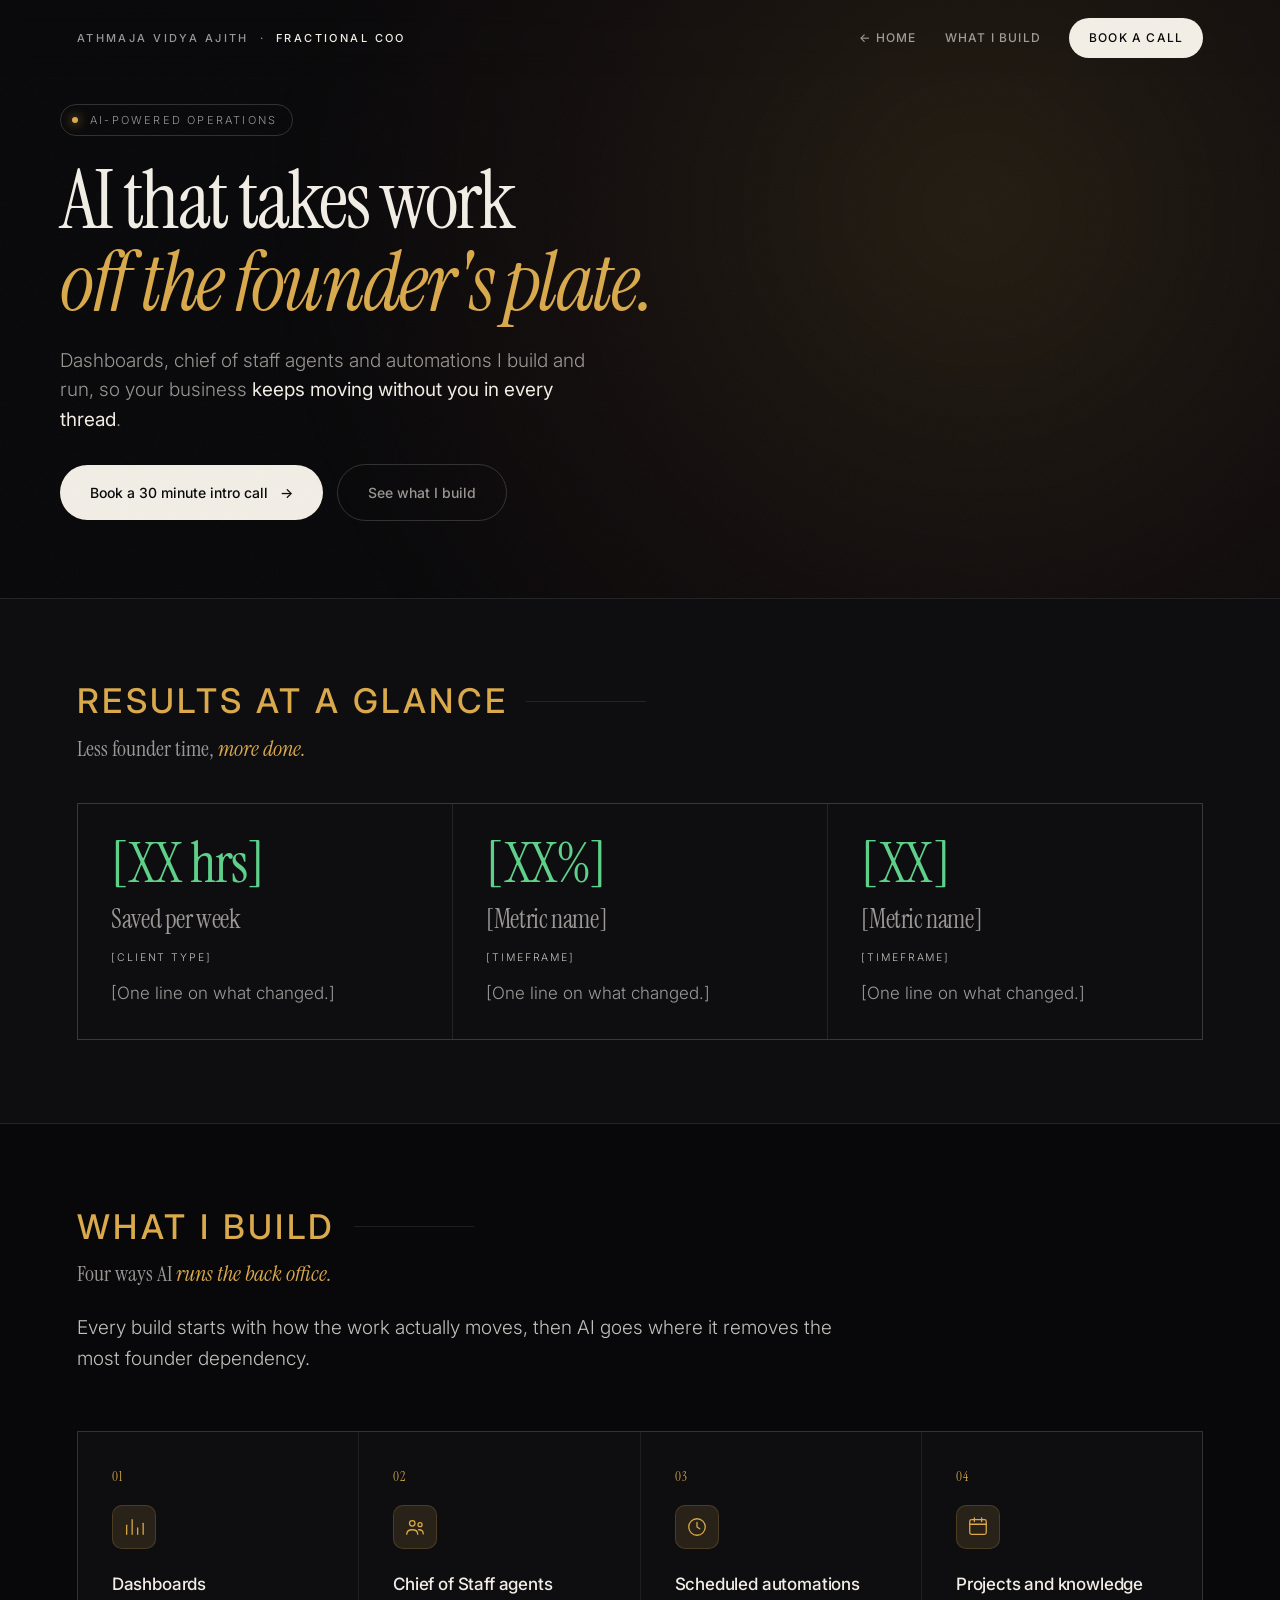
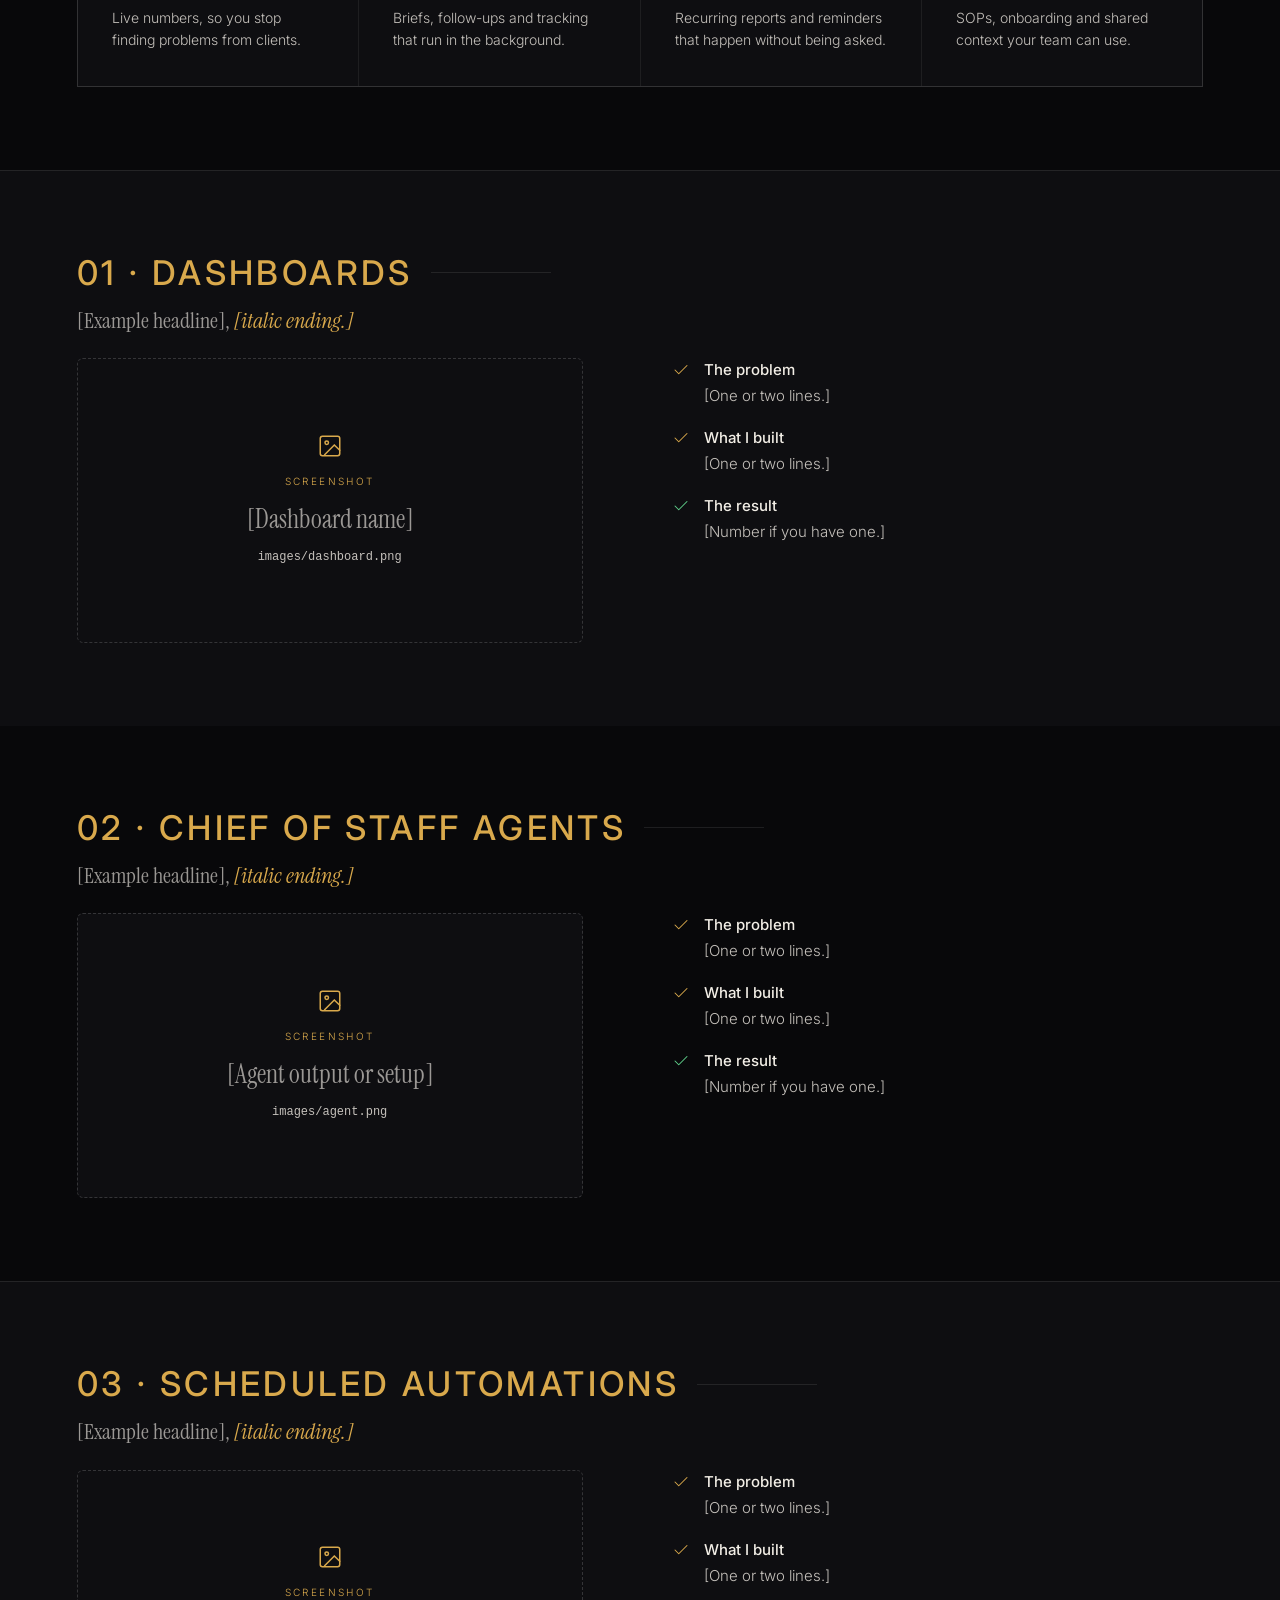
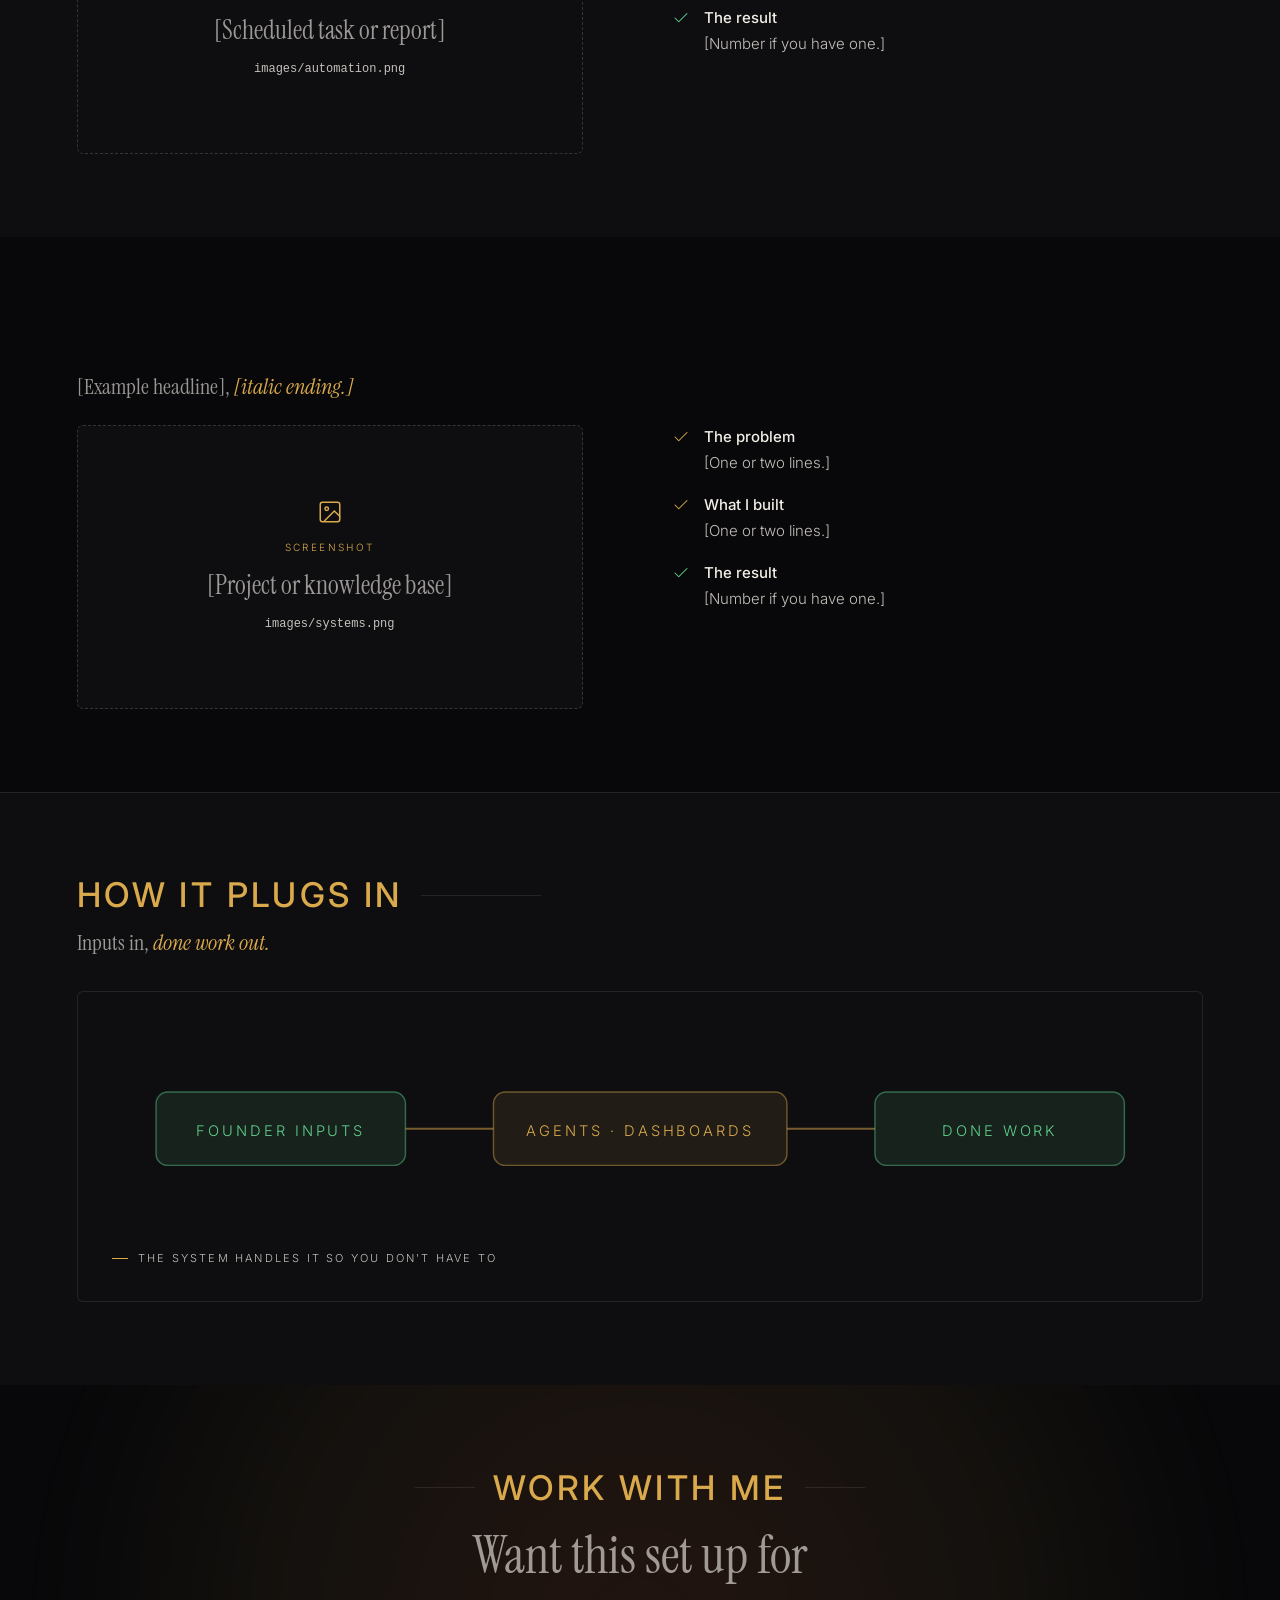
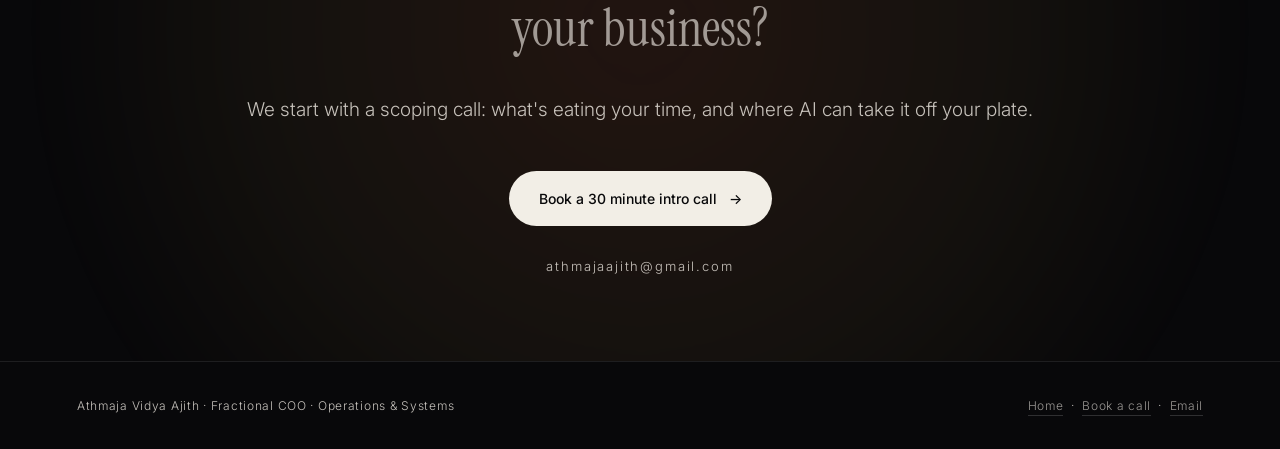
<file: aisystemsindex.html>
<!DOCTYPE html>
<html lang="en">
<head>
<meta charset="UTF-8">
<meta name="viewport" content="width=device-width, initial-scale=1.0">
<title>AI Systems | Athmaja Vidya Ajith, Fractional COO</title>
<meta name="description" content="Dashboards, chief of staff agents and automations that take work off the founder's plate.">
<link rel="icon" href="data:image/svg+xml,%3Csvg xmlns='http://www.w3.org/2000/svg' viewBox='0 0 64 64'%3E%3Crect width='64' height='64' rx='12' fill='%2308080A'/%3E%3Cpath d='M18 20 L32 46 L46 20' fill='none' stroke='%23D9A94C' stroke-width='6' stroke-linecap='round' stroke-linejoin='round'/%3E%3C/svg%3E">
<link rel="preconnect" href="https://fonts.googleapis.com">
<link rel="preconnect" href="https://fonts.gstatic.com" crossorigin>
<link href="https://fonts.googleapis.com/css2?family=Instrument+Serif:ital@0;1&family=Inter:wght@300;400;500;600&display=swap" rel="stylesheet">
<script>if("IntersectionObserver" in window)document.documentElement.classList.add("js-rv");</script>
<style>
  :root{
    --ink:#08080A;--ink-2:#0E0E11;--ink-3:#141418;
    --line:rgba(255,255,255,.09);--line-2:rgba(255,255,255,.16);
    --paper:#F2EEE6;--paper-dim:rgba(242,238,230,.62);--paper-faint:rgba(242,238,230,.8);
    --gold:#D9A94C;--gold-soft:rgba(217,169,76,.13);
    --rust:#C4643C;--rust-soft:rgba(196,100,60,.13);
    --green:#5FD08A;--green-soft:rgba(95,208,138,.13);
    --serif:'Instrument Serif', Georgia, serif;
    --sans:'Inter', -apple-system, BlinkMacSystemFont, sans-serif;
    --pad: clamp(24px, 6vw, 120px);
  }
  *{box-sizing:border-box;margin:0;padding:0}
  html{scroll-behavior:smooth}
  body{background:var(--ink);color:var(--paper);font-family:var(--sans);font-weight:300;line-height:1.65;-webkit-font-smoothing:antialiased;overflow-x:hidden}
  body::before{content:'';position:fixed;inset:0;z-index:1;pointer-events:none;opacity:.035;
    background-image:url("data:image/svg+xml,%3Csvg xmlns='http://www.w3.org/2000/svg' width='200' height='200'%3E%3Cfilter id='n'%3E%3CfeTurbulence type='fractalNoise' baseFrequency='.8' numOctaves='4'/%3E%3C/filter%3E%3Crect width='200' height='200' filter='url(%23n)'/%3E%3C/svg%3E");}
  ::selection{background:var(--gold);color:var(--ink)}
  #progress{position:fixed;top:0;left:0;height:2px;width:0%;z-index:100;background:linear-gradient(90deg,var(--rust),var(--gold),var(--green));transition:width .1s linear}

  nav{position:fixed;top:0;left:0;right:0;z-index:90;display:flex;align-items:center;justify-content:space-between;padding:18px var(--pad);backdrop-filter:blur(14px);background:rgba(8,8,10,0);border-bottom:1px solid transparent;transition:background .4s ease,border-color .4s ease,padding .4s ease}
  nav.stuck{background:rgba(8,8,10,.85);border-bottom-color:var(--line);padding:14px var(--pad)}
  .nav-mark{font-size:11px;font-weight:500;letter-spacing:.22em;text-transform:uppercase;color:var(--paper-dim)}
  .nav-mark b{color:var(--paper);font-weight:500}
  .nav-cta{font-size:12px;letter-spacing:.1em;text-transform:uppercase;font-weight:500;color:var(--ink);background:var(--paper);text-decoration:none;padding:10px 20px;border-radius:100px;transition:background .3s ease,transform .3s ease;white-space:nowrap}
  .nav-cta:hover{background:var(--gold);transform:translateY(-1px)}
  .nav-links{display:flex;align-items:center;gap:clamp(16px,2.4vw,28px)}
  .nav-link{font-size:12px;letter-spacing:.1em;text-transform:uppercase;font-weight:500;color:var(--paper-dim);text-decoration:none;white-space:nowrap;transition:color .3s ease}
  .nav-link:hover{color:var(--paper)}

  section{position:relative;z-index:2;padding:clamp(48px,6.5vw,86px) var(--pad)}
  .wrap{max-width:1160px;margin:0 auto}
  .narrow{max-width:840px;margin:0 auto}
  .eyebrow{font-size:clamp(22px,3.2vw,34px);letter-spacing:.1em;text-transform:uppercase;font-weight:500;color:var(--gold);line-height:1.1;display:flex;align-items:center;gap:18px;margin-bottom:14px}
  .eyebrow::after{content:'';flex:1;height:1px;background:var(--line);max-width:120px;align-self:center}
  h2{font-family:var(--serif);font-weight:400;font-size:clamp(19px,2.2vw,22px);line-height:1.4;letter-spacing:0;margin-bottom:22px;color:var(--paper-dim)}
  h2 em{font-style:italic;color:var(--gold)}
  .lede{font-size:clamp(17px,1.9vw,19px);line-height:1.65;color:var(--paper-faint);max-width:66ch}

  /* hero */
  .hero{min-height:auto;display:flex;flex-direction:column;justify-content:center;padding-top:104px;padding-bottom:clamp(48px,6vw,80px);overflow:hidden}
  .hero::after{content:'';position:absolute;z-index:-1;width:min(150vw,1500px);height:min(150vw,1500px);top:-60%;right:-35%;border-radius:50%;background:radial-gradient(circle,rgba(217,169,76,.13) 0%,rgba(196,100,60,.06) 38%,transparent 66%);filter:blur(30px)}
  .hero-tag{display:inline-flex;align-items:center;gap:12px;align-self:flex-start;border:1px solid var(--line-2);border-radius:100px;padding:6px 15px 6px 11px;margin-bottom:24px;font-size:11px;letter-spacing:.2em;text-transform:uppercase;color:var(--paper-dim)}
  .dot{width:6px;height:6px;border-radius:50%;background:var(--gold);box-shadow:0 0 12px var(--gold)}
  h1{font-family:var(--serif);font-weight:400;font-size:clamp(38px,6.4vw,82px);line-height:1;letter-spacing:-.03em;margin-bottom:22px}
  h1 .it{font-style:italic;display:block;color:var(--gold)}
  .hero-sub{font-size:clamp(16px,1.8vw,19px);line-height:1.55;color:var(--paper-dim);max-width:46ch;margin-bottom:30px}
  .hero-sub b{color:var(--paper);font-weight:400}
  .hero-actions{display:flex;flex-wrap:wrap;gap:14px;align-items:center}
  .btn{display:inline-flex;align-items:center;gap:12px;text-decoration:none;font-size:14px;font-weight:500;padding:16px 30px;border-radius:100px;transition:all .35s cubic-bezier(.22,1,.36,1)}
  .btn-primary{background:var(--paper);color:var(--ink)}
  .btn-primary:hover{background:var(--gold);transform:translateY(-2px);box-shadow:0 14px 40px rgba(217,169,76,.28)}
  .btn-ghost{border:1px solid var(--line-2);color:var(--paper-dim)}
  .btn-ghost:hover{border-color:var(--paper);color:var(--paper)}
  .btn .arw{transition:transform .35s cubic-bezier(.22,1,.36,1)}
  .btn:hover .arw{transform:translateX(4px)}

  /* illustration */
  .ill{display:block;width:100%;height:auto}
  .figure{border:1px solid var(--line);border-radius:6px;background:var(--ink-2);padding:clamp(20px,3vw,34px);position:relative;overflow:hidden}
  .figure .cap{font-size:11px;letter-spacing:.2em;text-transform:uppercase;color:var(--paper-faint);margin-top:18px;display:flex;align-items:center;gap:10px}
  .figure .cap::before{content:'';width:16px;height:1px;background:var(--gold)}
  .js-rv .draw path,.js-rv .draw line{stroke-dasharray:var(--len,600);stroke-dashoffset:var(--len,600);transition:stroke-dashoffset 1.5s cubic-bezier(.22,1,.36,1)}
  .rv.in .draw path,.rv.in .draw line{stroke-dashoffset:0}
  .js-rv .fadein{opacity:0;transition:opacity .9s ease .5s}
  .rv.in .fadein{opacity:1}
  .ico{width:22px;height:22px;flex-shrink:0;stroke:var(--gold);fill:none;stroke-width:1.4;stroke-linecap:round;stroke-linejoin:round}
  .ico.grn{stroke:var(--green)}
  .icobox{width:44px;height:44px;border-radius:10px;display:flex;align-items:center;justify-content:center;background:var(--gold-soft);border:1px solid rgba(217,169,76,.2);margin-bottom:24px}

  /* results */
  .results{background:var(--ink-2);border-top:1px solid var(--line);border-bottom:1px solid var(--line)}
  .rgrid{display:grid;grid-template-columns:repeat(3,1fr);gap:1px;background:var(--line);border:1px solid var(--line);margin-top:38px}
  .r{background:var(--ink-2);padding:clamp(22px,2.6vw,34px);display:flex;flex-direction:column;gap:14px}
  .r .big{font-family:var(--serif);font-size:clamp(34px,4.6vw,56px);line-height:.95;letter-spacing:-.03em;color:var(--gold)}
  .r .big.grn{color:var(--green)}
  .r p{font-size:17px;color:var(--paper-dim);line-height:1.5}
  .r .ttl{font-family:var(--serif);font-size:clamp(20px,2.2vw,26px);font-weight:400;line-height:1.2;letter-spacing:-.015em;color:var(--paper-dim)}
  .r .sub{font-size:10.5px;letter-spacing:.18em;text-transform:uppercase;color:var(--paper-faint)}

  /* four builds */
  .approach{display:grid;grid-template-columns:repeat(4,1fr);gap:1px;background:var(--line);border:1px solid var(--line);margin-top:56px}
  .ap{background:var(--ink-2);padding:clamp(24px,3vw,34px);transition:background .4s ease;display:block}
  .ap:hover{background:var(--ink-3)}
  .ap .num{font-family:var(--serif);font-size:13px;letter-spacing:.1em;color:var(--gold);display:block;margin-bottom:18px}
  .ap h3{font-size:17px;font-weight:500;letter-spacing:-.01em;margin-bottom:12px;line-height:1.3}
  .ap p{font-size:14px;color:var(--paper-faint);line-height:1.6}

  /* examples */
  .split{display:grid;grid-template-columns:1fr 1.05fr;gap:clamp(40px,7vw,110px);align-items:start}
  .bullets{list-style:none;margin-top:30px;display:grid;gap:18px;max-width:62ch}
  .bullets li{display:flex;gap:14px;font-size:15px;color:var(--paper-faint);line-height:1.6;align-items:flex-start}
  .bullets .ico{width:18px;height:18px;margin-top:3px}
  .bullets b{color:var(--paper);font-weight:500;display:block;margin-bottom:2px}
  .imgslot{margin-top:34px;border:1px dashed var(--line-2);border-radius:6px;background:var(--ink-2);aspect-ratio:16/9;display:flex;flex-direction:column;align-items:center;justify-content:center;gap:8px;text-align:center;padding:24px}
  .imgslot .ico{width:26px;height:26px;margin-bottom:6px}
  .imgslot .k{font-size:10px;letter-spacing:.24em;text-transform:uppercase;color:var(--gold)}
  .imgslot .n{font-family:var(--serif);font-size:clamp(18px,2.2vw,26px);color:var(--paper-dim)}
  .imgslot .s{font-size:12px;color:var(--paper-faint);font-family:ui-monospace,Menlo,monospace}
  .shot{display:block;width:100%;height:auto;border:1px solid var(--line);border-radius:6px}

  /* final */
  .final{text-align:center;position:relative;overflow:hidden}
  .final::after{content:'';position:absolute;z-index:-1;left:50%;bottom:-55%;transform:translateX(-50%);width:min(140vw,1300px);height:min(140vw,1300px);border-radius:50%;background:radial-gradient(circle,rgba(196,100,60,.14) 0%,rgba(217,169,76,.06) 40%,transparent 66%);filter:blur(24px)}
  .final h2{font-size:clamp(28px,4.4vw,52px);max-width:16ch;margin:0 auto 28px}
  .final .lede{margin:0 auto 46px;text-align:center}
  .final .eyebrow{justify-content:center}
  .final .eyebrow::before{content:'';flex:none;width:60px;height:1px;background:var(--line)}
  .final .eyebrow::after{flex:none;width:60px}
  .final .mail{display:block;margin-top:30px;font-size:13px;letter-spacing:.14em;color:var(--paper-faint);text-decoration:none}
  .final .mail:hover{color:var(--gold)}
  footer{border-top:1px solid var(--line);padding:34px var(--pad);display:flex;justify-content:space-between;align-items:center;gap:20px;flex-wrap:wrap;font-size:12px;letter-spacing:.06em;color:var(--paper-faint);position:relative;z-index:2}
  footer a{color:var(--paper-dim);text-decoration:none;border-bottom:1px solid var(--line-2);padding-bottom:2px}
  footer a:hover{color:var(--gold);border-color:var(--gold)}

  .js-rv .rv{opacity:0;transform:translateY(26px);transition:opacity .9s cubic-bezier(.22,1,.36,1),transform .9s cubic-bezier(.22,1,.36,1)}
  .js-rv .rv.in{opacity:1;transform:none}

  @media(max-width:1000px){
    .approach{grid-template-columns:repeat(2,1fr)}
    .split{grid-template-columns:1fr;gap:40px}
    .rgrid{grid-template-columns:1fr}
  }
  @media(max-width:720px){
    .nav-cta{font-size:10.5px;letter-spacing:.06em;padding:8px 14px}
    .nav-mark b{display:none}
    .nav-mark{font-size:11px;max-width:46vw;overflow:hidden;text-overflow:ellipsis;white-space:nowrap}
    .nav-links{gap:12px}
    .nav-link{font-size:10.5px;letter-spacing:.06em}
    .hero-actions .btn{flex:1;justify-content:center}
  }
  @media(max-width:520px){.approach{grid-template-columns:1fr}}
  @media(max-width:420px){.nav-link{display:none}}
  @media(prefers-reduced-motion:reduce){
    *{animation:none!important;transition:none!important}
    .js-rv .rv{opacity:1;transform:none}
    .js-rv .draw path,.js-rv .draw line{stroke-dashoffset:0}
    .js-rv .fadein{opacity:1}
    html{scroll-behavior:auto}
  }
</style>
</head>
<body>

<div id="progress"></div>

<nav id="nav">
  <div class="nav-mark">Athmaja Vidya Ajith &nbsp;·&nbsp; <b>Fractional COO</b></div>
  <div class="nav-links">
    <a class="nav-link" href="https://vidyaajith.github.io/main-portfolio/">← Home</a>
    <a class="nav-link" href="#builds">What I build</a>
    <a class="nav-cta" href="https://calendly.com/athmanaajith/30min?month=2026-08" target="_blank" rel="noopener">Book a call</a>
  </div>
</nav>

<!-- 1. HERO -->
<header class="hero">
  <div class="wrap" style="width:100%">
    <div class="hero-tag rv"><span class="dot"></span> AI-powered operations</div>
    <h1 class="rv">AI that takes work<span class="it">off the founder's plate.</span></h1>
    <p class="hero-sub rv">Dashboards, chief of staff agents and automations I build and run, so your business <b>keeps moving without you in every thread</b>.</p>
    <div class="hero-actions rv">
      <a class="btn btn-primary" href="https://calendly.com/athmanaajith/30min?month=2026-08" target="_blank" rel="noopener">Book a 30 minute intro call <span class="arw">→</span></a>
      <a class="btn btn-ghost" href="#builds">See what I build</a>
    </div>
  </div>
</header>

<!-- 2. RESULTS -->
<section class="results" id="results">
  <div class="wrap">
    <div class="eyebrow rv">Results at a glance</div>
    <h2 class="rv">Less founder time, <em>more done.</em></h2>
    <div class="rgrid">
      <div class="r rv"><div class="big grn">[XX hrs]</div><div class="ttl">Saved per week</div><div class="sub">[Client type]</div><p>[One line on what changed.]</p></div>
      <div class="r rv"><div class="big grn">[XX%]</div><div class="ttl">[Metric name]</div><div class="sub">[Timeframe]</div><p>[One line on what changed.]</p></div>
      <div class="r rv"><div class="big grn">[XX]</div><div class="ttl">[Metric name]</div><div class="sub">[Timeframe]</div><p>[One line on what changed.]</p></div>
    </div>
  </div>
</section>

<!-- 3. THE FOUR BUILDS -->
<section id="builds">
  <div class="wrap">
    <div class="eyebrow rv">What I build</div>
    <h2 class="rv">Four ways AI <em>runs the back office.</em></h2>
    <p class="lede rv">Every build starts with how the work actually moves, then AI goes where it removes the most founder dependency.</p>
    <div class="approach">
      <a class="ap rv" href="#dashboards" style="text-decoration:none;color:inherit">
        <span class="num">01</span>
        <div class="icobox"><svg class="ico" viewBox="0 0 24 24"><path d="M4 20V10"/><path d="M10 20V4"/><path d="M16 20v-7"/><path d="M22 20V8"/></svg></div>
        <h3>Dashboards</h3><p>Live numbers, so you stop finding problems from clients.</p>
      </a>
      <a class="ap rv" href="#agents" style="text-decoration:none;color:inherit">
        <span class="num">02</span>
        <div class="icobox"><svg class="ico" viewBox="0 0 24 24"><circle cx="9" cy="8" r="3"/><path d="M3 20c0-3.3 2.7-5 6-5s6 1.7 6 5"/><circle cx="17.5" cy="9.5" r="2.2"/><path d="M16 15c3 0 5 1.6 5 4.5"/></svg></div>
        <h3>Chief of Staff agents</h3><p>Briefs, follow-ups and tracking that run in the background.</p>
      </a>
      <a class="ap rv" href="#automations" style="text-decoration:none;color:inherit">
        <span class="num">03</span>
        <div class="icobox"><svg class="ico" viewBox="0 0 24 24"><circle cx="12" cy="12" r="9"/><path d="M12 7v5l3 2"/></svg></div>
        <h3>Scheduled automations</h3><p>Recurring reports and reminders that happen without being asked.</p>
      </a>
      <a class="ap rv" href="#systems" style="text-decoration:none;color:inherit">
        <span class="num">04</span>
        <div class="icobox"><svg class="ico" viewBox="0 0 24 24"><rect x="3" y="4" width="18" height="16" rx="2"/><path d="M3 9h18"/><path d="M8 2v4"/><path d="M16 2v4"/></svg></div>
        <h3>Projects and knowledge</h3><p>SOPs, onboarding and shared context your team can use.</p>
      </a>
    </div>
  </div>
</section>

<!-- 4. EXAMPLES -->
<section id="dashboards" style="background:var(--ink-2);border-top:1px solid var(--line)">
  <div class="wrap">
    <div class="eyebrow rv">01 · Dashboards</div>
    <h2 class="rv">[Example headline], <em>[italic ending.]</em></h2>
    <div class="split">
      <div class="imgslot rv" style="margin-top:0">
        <svg class="ico" viewBox="0 0 24 24"><rect x="3" y="3" width="18" height="18" rx="2"/><circle cx="9" cy="9" r="1.6"/><path d="M21 16l-5-5-9 9"/></svg>
        <span class="k">Screenshot</span><span class="n">[Dashboard name]</span><span class="s">images/dashboard.png</span>
      </div>
      <ul class="bullets rv" style="margin-top:0">
        <li><svg class="ico" viewBox="0 0 24 24"><path d="M4 12l5 5L20 6"/></svg><span><b>The problem</b>[One or two lines.]</span></li>
        <li><svg class="ico" viewBox="0 0 24 24"><path d="M4 12l5 5L20 6"/></svg><span><b>What I built</b>[One or two lines.]</span></li>
        <li><svg class="ico grn" viewBox="0 0 24 24"><path d="M4 12l5 5L20 6"/></svg><span><b>The result</b>[Number if you have one.]</span></li>
      </ul>
    </div>
  </div>
</section>

<section id="agents">
  <div class="wrap">
    <div class="eyebrow rv">02 · Chief of Staff agents</div>
    <h2 class="rv">[Example headline], <em>[italic ending.]</em></h2>
    <div class="split">
      <div class="imgslot rv" style="margin-top:0">
        <svg class="ico" viewBox="0 0 24 24"><rect x="3" y="3" width="18" height="18" rx="2"/><circle cx="9" cy="9" r="1.6"/><path d="M21 16l-5-5-9 9"/></svg>
        <span class="k">Screenshot</span><span class="n">[Agent output or setup]</span><span class="s">images/agent.png</span>
      </div>
      <ul class="bullets rv" style="margin-top:0">
        <li><svg class="ico" viewBox="0 0 24 24"><path d="M4 12l5 5L20 6"/></svg><span><b>The problem</b>[One or two lines.]</span></li>
        <li><svg class="ico" viewBox="0 0 24 24"><path d="M4 12l5 5L20 6"/></svg><span><b>What I built</b>[One or two lines.]</span></li>
        <li><svg class="ico grn" viewBox="0 0 24 24"><path d="M4 12l5 5L20 6"/></svg><span><b>The result</b>[Number if you have one.]</span></li>
      </ul>
    </div>
  </div>
</section>

<section id="automations" style="background:var(--ink-2);border-top:1px solid var(--line)">
  <div class="wrap">
    <div class="eyebrow rv">03 · Scheduled automations</div>
    <h2 class="rv">[Example headline], <em>[italic ending.]</em></h2>
    <div class="split">
      <div class="imgslot rv" style="margin-top:0">
        <svg class="ico" viewBox="0 0 24 24"><rect x="3" y="3" width="18" height="18" rx="2"/><circle cx="9" cy="9" r="1.6"/><path d="M21 16l-5-5-9 9"/></svg>
        <span class="k">Screenshot</span><span class="n">[Scheduled task or report]</span><span class="s">images/automation.png</span>
      </div>
      <ul class="bullets rv" style="margin-top:0">
        <li><svg class="ico" viewBox="0 0 24 24"><path d="M4 12l5 5L20 6"/></svg><span><b>The problem</b>[One or two lines.]</span></li>
        <li><svg class="ico" viewBox="0 0 24 24"><path d="M4 12l5 5L20 6"/></svg><span><b>What I built</b>[One or two lines.]</span></li>
        <li><svg class="ico grn" viewBox="0 0 24 24"><path d="M4 12l5 5L20 6"/></svg><span><b>The result</b>[Number if you have one.]</span></li>
      </ul>
    </div>
  </div>
</section>

<section id="systems">
  <div class="wrap">
    <div class="eyebrow rv">04 · Projects and knowledge</div>
    <h2 class="rv">[Example headline], <em>[italic ending.]</em></h2>
    <div class="split">
      <div class="imgslot rv" style="margin-top:0">
        <svg class="ico" viewBox="0 0 24 24"><rect x="3" y="3" width="18" height="18" rx="2"/><circle cx="9" cy="9" r="1.6"/><path d="M21 16l-5-5-9 9"/></svg>
        <span class="k">Screenshot</span><span class="n">[Project or knowledge base]</span><span class="s">images/systems.png</span>
      </div>
      <ul class="bullets rv" style="margin-top:0">
        <li><svg class="ico" viewBox="0 0 24 24"><path d="M4 12l5 5L20 6"/></svg><span><b>The problem</b>[One or two lines.]</span></li>
        <li><svg class="ico" viewBox="0 0 24 24"><path d="M4 12l5 5L20 6"/></svg><span><b>What I built</b>[One or two lines.]</span></li>
        <li><svg class="ico grn" viewBox="0 0 24 24"><path d="M4 12l5 5L20 6"/></svg><span><b>The result</b>[Number if you have one.]</span></li>
      </ul>
    </div>
  </div>
</section>

<!-- 5. HOW IT PLUGS IN -->
<section style="background:var(--ink-2);border-top:1px solid var(--line)">
  <div class="wrap">
    <div class="eyebrow rv">How it plugs in</div>
    <h2 class="rv">Inputs in, <em>done work out.</em></h2>
    <div class="figure rv" style="margin-top:32px">
      <svg class="ill" viewBox="0 0 720 140" fill="none" aria-label="Founder inputs flow into AI systems and come out as done work">
        <g class="fadein">
          <rect x="30" y="45" width="170" height="50" rx="8" fill="rgba(95,208,138,.1)" stroke="rgba(95,208,138,.45)"/>
          <text x="115" y="75" text-anchor="middle" font-family="Inter,sans-serif" font-size="10" letter-spacing="2" fill="#5FD08A">FOUNDER INPUTS</text>
        </g>
        <g class="draw" style="--len:120" stroke="rgba(217,169,76,.5)" stroke-width="1.4"><path d="M200 70h60"/><path d="M460 70h60"/></g>
        <g class="fadein" style="transition-delay:.3s">
          <rect x="260" y="45" width="200" height="50" rx="8" fill="rgba(217,169,76,.09)" stroke="rgba(217,169,76,.45)"/>
          <text x="360" y="75" text-anchor="middle" font-family="Inter,sans-serif" font-size="10" letter-spacing="2" fill="#D9A94C">AGENTS · DASHBOARDS</text>
        </g>
        <g class="fadein" style="transition-delay:.55s">
          <rect x="520" y="45" width="170" height="50" rx="8" fill="rgba(95,208,138,.1)" stroke="rgba(95,208,138,.45)"/>
          <text x="605" y="75" text-anchor="middle" font-family="Inter,sans-serif" font-size="10" letter-spacing="2" fill="#5FD08A">DONE WORK</text>
        </g>
      </svg>
      <div class="cap">The system handles it so you don't have to</div>
    </div>
  </div>
</section>

<!-- 6. CTA -->
<section class="final" id="book">
  <div class="narrow">
    <div class="eyebrow rv">Work with me</div>
    <h2 class="rv">Want this set up for your business?</h2>
    <p class="lede rv">We start with a scoping call: what's eating your time, and where AI can take it off your plate.</p>
    <a class="btn btn-primary rv" href="https://calendly.com/athmanaajith/30min?month=2026-08" target="_blank" rel="noopener">Book a 30 minute intro call <span class="arw">→</span></a>
    <a class="mail rv" href="mailto:athmajaajith@gmail.com">athmajaajith@gmail.com</a>
  </div>
</section>

<footer>
  <div>Athmaja Vidya Ajith · Fractional COO · Operations &amp; Systems</div>
  <div><a href="https://vidyaajith.github.io/main-portfolio/">Home</a> &nbsp;·&nbsp; <a href="https://calendly.com/athmanaajith/30min?month=2026-08" target="_blank" rel="noopener">Book a call</a> &nbsp;·&nbsp; <a href="mailto:athmajaajith@gmail.com">Email</a></div>
</footer>

<script>
(function(){
  var nav=document.getElementById('nav'), bar=document.getElementById('progress');
  function onScroll(){
    var y=window.scrollY||document.documentElement.scrollTop;
    nav.classList.toggle('stuck', y>60);
    var h=document.documentElement.scrollHeight-window.innerHeight;
    bar.style.width=(h>0?(y/h)*100:0)+'%';
  }
  window.addEventListener('scroll',onScroll,{passive:true});
  onScroll();

  var groups=new WeakMap();
  var io=new IntersectionObserver(function(entries){
    entries.forEach(function(e){
      if(!e.isIntersecting) return;
      var el=e.target, p=el.parentElement;
      var i=groups.get(p)||0; groups.set(p,i+1);
      el.style.transitionDelay=(Math.min(i,6)*70)+'ms';
      el.classList.add('in');
      io.unobserve(el);
    });
  },{threshold:.12,rootMargin:'0px 0px -8% 0px'});
  document.querySelectorAll('.rv').forEach(function(el){io.observe(el);});
})();
</script>
</body>
</html>
</file>
<file: styles.css>
:root{
  --ink:#08080A;--ink-2:#0E0E11;--ink-3:#141418;
  --line:rgba(255,255,255,.09);--line-2:rgba(255,255,255,.16);
  --paper:#F2EEE6;--paper-dim:rgba(242,238,230,.82);--paper-faint:rgba(242,238,230,.9);
  --gold:#D9A94C;--gold-soft:rgba(217,169,76,.13);
  --rust:#C4643C;--rust-soft:rgba(196,100,60,.13);
  --green:#5FD08A;--green-soft:rgba(95,208,138,.13);
  --blue:#6FA8F5;--blue-soft:rgba(111,168,245,.14);
  --violet:#B48CF2;--violet-soft:rgba(180,140,242,.14);
  --rose:#EE7F96;--rose-soft:rgba(238,127,150,.14);
  --serif:'Instrument Serif', Georgia, serif;
  --sans:'Inter', -apple-system, BlinkMacSystemFont, sans-serif;
  --pad: clamp(24px, 6vw, 120px);
}
*{box-sizing:border-box;margin:0;padding:0}
html{scroll-behavior:smooth;overflow-x:clip}
body{background:var(--ink);color:var(--paper);font-family:var(--sans);font-weight:300;line-height:1.65;-webkit-font-smoothing:antialiased;overflow-x:hidden;overflow-x:clip}
body::before{content:'';position:fixed;inset:0;z-index:1;pointer-events:none;opacity:.035;
  background-image:url("data:image/svg+xml,%3Csvg xmlns='http://www.w3.org/2000/svg' width='200' height='200'%3E%3Cfilter id='n'%3E%3CfeTurbulence type='fractalNoise' baseFrequency='.8' numOctaves='4'/%3E%3C/filter%3E%3Crect width='200' height='200' filter='url(%23n)'/%3E%3C/svg%3E");}
::selection{background:var(--gold);color:var(--ink)}
#progress{position:fixed;top:0;left:0;height:2px;width:0%;z-index:100;background:linear-gradient(90deg,var(--rust),var(--gold),var(--green));transition:width .1s linear}

nav{position:fixed;top:0;left:0;right:0;z-index:90;display:flex;align-items:center;justify-content:space-between;padding:18px var(--pad);backdrop-filter:blur(14px);background:rgba(8,8,10,0);border-bottom:1px solid transparent;transition:background .4s ease,border-color .4s ease,padding .4s ease}
nav.stuck{background:rgba(8,8,10,.85);border-bottom-color:var(--line);padding:14px var(--pad)}
.nav-mark{font-size:11px;font-weight:500;letter-spacing:.22em;text-transform:uppercase;color:var(--paper-dim)}
.nav-mark b{color:var(--paper);font-weight:500}
.nav-cta{font-size:12px;letter-spacing:.1em;text-transform:uppercase;font-weight:500;color:var(--ink);background:var(--paper);text-decoration:none;padding:10px 20px;border-radius:100px;transition:background .3s ease,transform .3s ease;white-space:nowrap}
.nav-cta:hover{background:var(--gold);transform:translateY(-1px)}
.nav-links{display:flex;align-items:center;gap:clamp(16px,2.4vw,28px)}
.nav-link{font-size:12px;letter-spacing:.1em;text-transform:uppercase;font-weight:500;color:var(--paper-dim);text-decoration:none;white-space:nowrap;transition:color .3s ease}
.nav-link:hover{color:var(--paper)}

section{position:relative;z-index:2;padding:clamp(48px,6.5vw,86px) var(--pad)}
.wrap{max-width:1160px;margin:0 auto}
.narrow{max-width:840px;margin:0 auto}
.eyebrow{font-size:clamp(22px,3.2vw,34px);letter-spacing:.1em;text-transform:uppercase;font-weight:500;color:var(--gold);line-height:1.1;display:flex;align-items:center;gap:18px;margin-bottom:14px}
.eyebrow::after{content:'';flex:1;height:1px;background:var(--line);max-width:120px;align-self:center}
h2{font-family:var(--serif);font-weight:400;font-size:clamp(19px,2.2vw,22px);line-height:1.4;letter-spacing:0;margin-bottom:22px;color:var(--paper-dim)}
h2 em{font-style:italic;color:var(--gold)}
.lede{font-size:clamp(17px,1.9vw,19px);line-height:1.65;color:var(--paper-faint);max-width:66ch}

/* hero */
.hero{position:relative;z-index:2;min-height:auto;display:flex;flex-direction:column;justify-content:center;padding-top:104px;padding-bottom:clamp(48px,6vw,80px);overflow:hidden;overflow:clip}
.hero::after{content:'';position:absolute;z-index:-1;width:min(150vw,1500px);height:min(150vw,1500px);top:-60%;right:-35%;border-radius:50%;background:radial-gradient(circle,rgba(217,169,76,.13) 0%,rgba(196,100,60,.06) 38%,transparent 66%);filter:blur(30px)}
.hero-tag{display:inline-flex;align-items:center;gap:12px;align-self:flex-start;border:1px solid var(--line-2);border-radius:100px;padding:6px 15px 6px 11px;margin-bottom:24px;font-size:11px;letter-spacing:.2em;text-transform:uppercase;color:var(--paper-dim)}
.dot{width:6px;height:6px;border-radius:50%;background:var(--gold);box-shadow:0 0 12px var(--gold)}
h1{font-family:var(--serif);font-weight:400;font-size:clamp(38px,6.4vw,82px);line-height:1;letter-spacing:-.03em;margin-bottom:22px}
h1 .it{font-style:italic;display:block;color:var(--gold)}
.hero-sub{font-size:clamp(16px,1.8vw,19px);line-height:1.55;color:var(--paper-dim);max-width:46ch;margin-bottom:30px}
.hero-sub b{color:var(--paper);font-weight:400}
.hero-actions{display:flex;flex-wrap:wrap;gap:14px;align-items:center}
.btn{display:inline-flex;align-items:center;gap:12px;text-decoration:none;font-size:14px;font-weight:500;padding:16px 30px;border-radius:100px;transition:all .35s cubic-bezier(.22,1,.36,1)}
.btn-primary{background:var(--paper);color:var(--ink)}
.btn-primary:hover{background:var(--gold);transform:translateY(-2px);box-shadow:0 14px 40px rgba(217,169,76,.28)}
.btn-ghost{border:1px solid var(--line-2);color:var(--paper-dim)}
.btn-ghost:hover{border-color:var(--paper);color:var(--paper)}
.btn .arw{transition:transform .35s cubic-bezier(.22,1,.36,1)}
.btn:hover .arw{transform:translateX(4px)}

/* illustration */
.ill{display:block;width:100%;height:auto}
.figure{border:1px solid var(--line);border-radius:6px;background:var(--ink-2);padding:clamp(20px,3vw,34px);position:relative;overflow:hidden}
.figure .cap{font-size:11px;letter-spacing:.2em;text-transform:uppercase;color:var(--paper-faint);margin-top:18px;display:flex;align-items:center;gap:10px}
.figure .cap::before{content:'';width:16px;height:1px;background:var(--gold)}
.js-rv .draw path,.js-rv .draw line{stroke-dasharray:var(--len,600);stroke-dashoffset:var(--len,600);transition:stroke-dashoffset 1.5s cubic-bezier(.22,1,.36,1)}
.rv.in .draw path,.rv.in .draw line{stroke-dashoffset:0}
.js-rv .fadein{opacity:0;transition:opacity .9s ease .5s}
.rv.in .fadein{opacity:1}
.ico{width:22px;height:22px;flex-shrink:0;stroke:var(--gold);fill:none;stroke-width:1.4;stroke-linecap:round;stroke-linejoin:round}
.ico.grn{stroke:var(--green)}
.icobox{width:44px;height:44px;border-radius:10px;display:flex;align-items:center;justify-content:center;background:var(--gold-soft);border:1px solid rgba(217,169,76,.2);margin-bottom:24px}

/* results */
.results{background:var(--ink-2);border-top:1px solid var(--line);border-bottom:1px solid var(--line)}
.rgrid{display:grid;grid-template-columns:repeat(3,1fr);gap:1px;background:var(--line);border:1px solid var(--line);margin-top:38px}
.r{background:var(--ink-2);padding:clamp(22px,2.6vw,34px);display:flex;flex-direction:column;gap:14px}
.r .big{font-family:var(--serif);font-size:clamp(34px,4.6vw,56px);line-height:.95;letter-spacing:-.03em;color:var(--gold)}
.r .big.grn{color:var(--green)}
.r p{font-size:17px;color:var(--paper-dim);line-height:1.5}
.r .ttl{font-family:var(--serif);font-size:clamp(20px,2.2vw,26px);font-weight:400;line-height:1.2;letter-spacing:-.015em;color:var(--paper-dim)}
.r .sub{font-size:10.5px;letter-spacing:.18em;text-transform:uppercase;color:var(--paper-faint)}

/* four builds */
.approach{display:grid;grid-template-columns:repeat(4,1fr);gap:16px;margin-top:56px}
.ap{--acc:var(--gold);--acc-soft:var(--gold-soft);--acc-line:rgba(217,169,76,.4);position:relative;overflow:hidden;display:flex;flex-direction:column;min-height:300px;padding:clamp(24px,2.6vw,32px);border:1px solid var(--line);border-radius:14px;background:linear-gradient(180deg,var(--ink-3),var(--ink-2) 70%);text-decoration:none;color:inherit}
.ap.g{--acc:var(--green);--acc-soft:var(--green-soft);--acc-line:rgba(95,208,138,.4)}
.ap.blue{--acc:var(--blue);--acc-soft:var(--blue-soft);--acc-line:rgba(111,168,245,.42)}
.ap.violet{--acc:var(--violet);--acc-soft:var(--violet-soft);--acc-line:rgba(180,140,242,.42)}
.approach .ap.rv{transition:opacity .9s cubic-bezier(.22,1,.36,1),transform .9s cubic-bezier(.22,1,.36,1),translate .45s cubic-bezier(.22,1,.36,1),border-color .45s ease}
.ap::before{content:'';position:absolute;top:0;left:0;right:0;height:2px;background:linear-gradient(90deg,transparent,var(--acc),transparent);transform:scaleX(0);transition:transform .6s cubic-bezier(.22,1,.36,1)}
.ap::after{content:'';position:absolute;z-index:0;width:260px;height:260px;right:-90px;bottom:-110px;border-radius:50%;background:radial-gradient(circle,var(--acc-soft),transparent 70%);opacity:.35;transition:opacity .5s ease;pointer-events:none}
.ap > *{position:relative;z-index:1}
.ap:hover{translate:0 -4px;border-color:var(--acc-line)}
.ap:hover::before{transform:scaleX(1)}
.ap:hover::after{opacity:1}
.ap .num{position:absolute;top:14px;right:22px;font-family:var(--serif);font-style:italic;font-size:64px;line-height:1;color:var(--acc);opacity:.5;transition:opacity .45s ease}
.ap:hover .num{opacity:.8}
.ap .icobox{background:var(--acc-soft);border-color:var(--acc-line);margin-bottom:28px}
.ap .ico{stroke:var(--acc)}
.ap h3{font-family:var(--serif);font-size:clamp(24px,2.2vw,28px);font-weight:400;letter-spacing:-.01em;line-height:1.1;margin-bottom:12px;color:var(--paper);min-height:2.2em}
.ap p{font-size:14.5px;color:var(--paper-dim);line-height:1.6}
.ap .more{margin-top:auto;padding-top:26px;display:inline-flex;align-items:center;gap:8px;font-size:11px;font-weight:500;letter-spacing:.18em;text-transform:uppercase;color:var(--acc)}
.ap .more span{transition:transform .35s cubic-bezier(.22,1,.36,1)}
.ap:hover .more span{transform:translateX(5px)}

/* examples */
.split{display:grid;grid-template-columns:1fr 1.05fr;gap:clamp(40px,7vw,110px);align-items:start}
.bullets{list-style:none;margin-top:30px;display:grid;gap:18px;max-width:62ch}
.bullets li{display:flex;gap:14px;font-size:15px;color:var(--paper-faint);line-height:1.6;align-items:flex-start}
.bullets .ico{width:18px;height:18px;margin-top:3px}
.bullets b{color:var(--paper);font-weight:500;display:block;margin-bottom:2px}
.imgslot{margin-top:34px;border:1px dashed var(--line-2);border-radius:6px;background:var(--ink-2);aspect-ratio:16/9;display:flex;flex-direction:column;align-items:center;justify-content:center;gap:8px;text-align:center;padding:24px}
.imgslot .ico{width:26px;height:26px;margin-bottom:6px}
.imgslot .k{font-size:10px;letter-spacing:.24em;text-transform:uppercase;color:var(--gold)}
.imgslot .n{font-family:var(--serif);font-size:clamp(18px,2.2vw,26px);color:var(--paper-dim)}
.imgslot .s{font-size:12px;color:var(--paper-faint);font-family:ui-monospace,Menlo,monospace}
.shot{display:block;width:100%;height:auto;border:1px solid var(--line);border-radius:6px}

/* final */
.final{text-align:center;position:relative;overflow:hidden;overflow:clip}
.final::after{content:'';position:absolute;z-index:-1;left:50%;bottom:-55%;transform:translateX(-50%);width:min(140vw,1300px);height:min(140vw,1300px);border-radius:50%;background:radial-gradient(circle,rgba(196,100,60,.14) 0%,rgba(217,169,76,.06) 40%,transparent 66%);filter:blur(24px)}
.final h2{font-size:clamp(28px,4.4vw,52px);max-width:16ch;margin:0 auto 28px}
.final .lede{margin:0 auto 46px;text-align:center}
.final .eyebrow{justify-content:center}
.final .eyebrow::before{content:'';flex:none;width:60px;height:1px;background:var(--line)}
.final .eyebrow::after{flex:none;width:60px}
.final .mail{display:block;margin-top:30px;font-size:13px;letter-spacing:.14em;color:var(--paper-faint);text-decoration:none}
.final .mail:hover{color:var(--gold)}
footer{border-top:1px solid var(--line);padding:34px var(--pad);display:flex;justify-content:space-between;align-items:center;gap:20px;flex-wrap:wrap;font-size:12px;letter-spacing:.06em;color:var(--paper-faint);position:relative;z-index:2}
footer a{color:var(--paper-dim);text-decoration:none;border-bottom:1px solid var(--line-2);padding-bottom:2px}
footer a:hover{color:var(--gold);border-color:var(--gold)}

.js-rv .rv{opacity:0;transform:translateY(26px);transition:opacity .9s cubic-bezier(.22,1,.36,1),transform .9s cubic-bezier(.22,1,.36,1)}
.js-rv .rv.in{opacity:1;transform:none}

@media(max-width:1000px){
  .approach{grid-template-columns:repeat(2,1fr)}
  .split{grid-template-columns:1fr;gap:40px}
}
@media(max-width:720px){
  .nav-cta{font-size:10.5px;letter-spacing:.06em;padding:8px 14px}
  .nav-mark b{display:none}
  .nav-mark{font-size:11px;max-width:46vw;overflow:hidden;text-overflow:ellipsis;white-space:nowrap}
  .nav-links{gap:12px}
  .nav-link{font-size:10.5px;letter-spacing:.06em}
  .hero-actions .btn{flex:1;justify-content:center}
}
@media(max-width:520px){.approach{grid-template-columns:1fr}.ap,.ap h3{min-height:0}}
@media(max-width:420px){.nav-link{display:none}}
@media(prefers-reduced-motion:reduce){
  *{animation:none!important;transition:none!important}
  .js-rv .rv{opacity:1;transform:none}
  .js-rv .draw path,.js-rv .draw line{stroke-dashoffset:0}
  .js-rv .fadein{opacity:1}
  html{scroll-behavior:auto}
}

/* build examples */
.acc-gold{--acc:var(--gold);--acc-soft:var(--gold-soft);--acc-line:rgba(217,169,76,.4)}
.acc-green{--acc:var(--green);--acc-soft:var(--green-soft);--acc-line:rgba(95,208,138,.4)}
.acc-blue{--acc:var(--blue);--acc-soft:var(--blue-soft);--acc-line:rgba(111,168,245,.42)}
.acc-violet{--acc:var(--violet);--acc-soft:var(--violet-soft);--acc-line:rgba(180,140,242,.42)}
.build{scroll-margin-top:40px;overflow:hidden;overflow:clip}
.build::after{content:'';position:absolute;z-index:-1;width:min(110vw,1000px);height:min(110vw,1000px);top:-45%;right:-30%;border-radius:50%;background:radial-gradient(circle,var(--acc-soft) 0%,transparent 62%);filter:blur(30px);opacity:.8}
.build .tagrow{display:flex;align-items:center;gap:16px;margin-bottom:22px}
.build .tagrow .icobox{margin:0;background:var(--acc-soft);border-color:var(--acc-line)}
.build .tagrow .ico{stroke:var(--acc)}
.build .tag{font-size:12px;font-weight:500;letter-spacing:.22em;text-transform:uppercase;color:var(--acc)}
.build-title{font-size:clamp(32px,4.4vw,56px);line-height:1.05;letter-spacing:-.02em;color:var(--paper);max-width:16ch;margin-bottom:18px}
.build-title em{color:var(--acc)}
.build .lede{max-width:58ch;margin-bottom:40px}
.backlink{display:inline-flex;margin-top:26px;font-size:11px;font-weight:500;letter-spacing:.2em;text-transform:uppercase;color:var(--paper-dim);text-decoration:none;transition:color .3s ease}
.backlink:hover{color:var(--acc)}

.case{border:1px solid var(--line);border-radius:16px;overflow:hidden;background:var(--ink-2)}
.case + .case{margin-top:40px}
.case-head{display:flex;align-items:baseline;justify-content:space-between;gap:20px;flex-wrap:wrap;padding:clamp(22px,3vw,34px) clamp(22px,3vw,40px);border-bottom:1px solid var(--line)}
.case-head .k{font-size:11px;font-weight:500;letter-spacing:.22em;text-transform:uppercase;color:var(--acc)}
.case-head h3{margin:6px 0 0;font-family:var(--serif);font-weight:400;font-size:clamp(24px,2.8vw,32px);color:var(--paper);line-height:1.15}
.case-head h3 em{font-style:italic;color:var(--acc)}
.case-head .client{font-size:12px;letter-spacing:.14em;text-transform:uppercase;color:var(--paper-dim)}
.case .imgslot{margin:0;border:0;border-radius:0;border-bottom:1px solid var(--line);background:radial-gradient(ellipse at 50% 120%,var(--acc-soft),transparent 60%),var(--ink-3)}
.case .imgslot .ico{stroke:var(--acc)}
.case .imgslot .k{color:var(--acc)}
.case .shot{border:0;border-radius:0;border-bottom:1px solid var(--line)}
.steps{display:grid;grid-template-columns:repeat(3,1fr)}
.step{padding:clamp(22px,3vw,36px) clamp(22px,3vw,40px)}
.step + .step{border-left:1px solid var(--line)}
.step .n{font-family:var(--serif);font-style:italic;font-size:34px;line-height:1;color:var(--acc);opacity:.5;display:block;margin-bottom:14px}
.step b{display:block;font-size:11px;font-weight:500;letter-spacing:.2em;text-transform:uppercase;color:var(--paper);margin-bottom:10px}
.step p{font-size:15px;color:var(--paper-dim);line-height:1.6}
.step.res p{font-family:var(--serif);font-size:clamp(22px,2.4vw,28px);line-height:1.2;color:var(--acc)}


@media(max-width:860px){
  .steps{grid-template-columns:1fr}
  .step + .step{border-left:0;border-top:1px solid var(--line)}
}

/* agent brief */
.brief{padding:clamp(22px,3.4vw,44px) clamp(22px,3.4vw,48px);border-bottom:1px solid var(--line);background:radial-gradient(ellipse at 100% 0%,var(--acc-soft),transparent 55%),var(--ink-3)}
.brief-head{display:flex;align-items:center;gap:12px;flex-wrap:wrap;font-size:11px;font-weight:500;letter-spacing:.2em;text-transform:uppercase;color:var(--acc);margin-bottom:22px}
.brief-head .dot{background:var(--acc);box-shadow:0 0 12px var(--acc)}
.brief-head .by{margin-left:auto;color:var(--paper-dim);letter-spacing:.16em}
.brief-lead{font-weight:500;color:var(--paper);margin-bottom:12px}
.brief ul{list-style:none;display:grid;gap:14px;max-width:78ch}
.brief li{position:relative;padding-left:20px;font-size:15px;line-height:1.6;color:var(--paper-faint)}
.brief li::before{content:'';position:absolute;left:2px;top:.72em;width:6px;height:6px;border-radius:50%;background:var(--acc-line)}
.brief li b{color:var(--paper);font-weight:500}
.redact{filter:blur(5px);user-select:none;color:var(--paper)}
.brief-note{margin-top:22px;font-size:10.5px;letter-spacing:.18em;text-transform:uppercase;color:var(--paper-dim)}

/* agent chat */
.case + .case{margin-top:40px}
.chat{padding:clamp(22px,3.4vw,44px) clamp(22px,3.4vw,48px);border-bottom:1px solid var(--line);background:radial-gradient(ellipse at 0% 0%,var(--acc-soft),transparent 55%),var(--ink-3);display:flex;flex-direction:column;gap:18px}
.chat .q{align-self:flex-end;max-width:min(560px,90%);background:rgba(242,238,230,.07);border:1px solid var(--line-2);border-radius:16px 16px 4px 16px;padding:12px 18px;font-size:15px;color:var(--paper)}
.chat .tool{font-size:12px;letter-spacing:.04em;color:var(--paper-dim)}
.chat .a{display:grid;gap:12px;max-width:78ch;font-size:15px;line-height:1.65;color:var(--paper-faint)}
.chat .a ul{list-style:none;display:grid;gap:10px}
.chat .a li{position:relative;padding-left:20px}
.chat .a li::before{content:'';position:absolute;left:2px;top:.72em;width:6px;height:6px;border-radius:50%;background:var(--acc-line)}
.chat .a b{color:var(--paper);font-weight:500}
.chat .brief-note{margin-top:4px}
.chat .a .doclink{color:var(--acc);font-weight:500;text-decoration:underline;text-underline-offset:3px;text-decoration-color:var(--acc-line)}

/* example slider */
.slider-bar{display:flex;align-items:center;justify-content:space-between;gap:16px;margin-bottom:18px}
.slider-tabs{position:relative;display:flex;gap:8px;overflow-x:auto;scrollbar-width:none}
.slider-tabs::-webkit-scrollbar{display:none}
.slider-tab{flex:none;font:inherit;font-size:12px;font-weight:500;letter-spacing:.12em;text-transform:uppercase;color:var(--paper-dim);background:transparent;border:1px solid var(--line-2);border-radius:100px;padding:9px 16px;cursor:pointer;transition:color .3s ease,border-color .3s ease,background .3s ease}
.slider-tab:hover{color:var(--paper)}
.slider-tab.on{color:var(--ink);background:var(--acc);border-color:var(--acc)}
.slider-arrows{display:flex;gap:8px;flex:none}
.slider-btn{width:42px;height:42px;border-radius:50%;font:inherit;font-size:16px;color:var(--paper);background:transparent;border:1px solid var(--line-2);cursor:pointer;transition:border-color .3s ease,color .3s ease,opacity .3s ease}
.slider-btn:hover{border-color:var(--acc);color:var(--acc)}
.slider-btn:disabled{opacity:.3;cursor:default;border-color:var(--line-2);color:var(--paper)}
.track{position:relative;display:flex;gap:20px;align-items:flex-start;overflow-x:auto;scroll-snap-type:x mandatory;scroll-behavior:smooth;scrollbar-width:none;overscroll-behavior-x:contain}
.track::-webkit-scrollbar{display:none}
.track > .case{flex:0 0 100%;scroll-snap-align:start;margin:0}
@media(max-width:720px){.slider-arrows{display:none}}

/* dashboard screenshots */
.shots{display:grid;gap:16px;padding:clamp(16px,2.6vw,32px);border-bottom:1px solid var(--line);background:radial-gradient(ellipse at 50% 120%,var(--acc-soft),transparent 60%),var(--ink-3)}
.case .shots .shot{border:1px solid var(--line);border-radius:10px;width:100%;height:auto}
.shots .live{justify-self:start;display:inline-flex;align-items:center;gap:10px;margin-top:4px;font-size:11px;font-weight:500;letter-spacing:.18em;text-transform:uppercase;color:var(--acc);text-decoration:none}
.shots .live span{transition:transform .35s cubic-bezier(.22,1,.36,1)}
.shots .live:hover span{transform:translateX(5px)}

/* scheduled task panel */
.task{padding:clamp(22px,3.4vw,44px) clamp(22px,3.4vw,48px);border-bottom:1px solid var(--line);background:radial-gradient(ellipse at 100% 0%,var(--acc-soft),transparent 55%),var(--ink-3);display:flex;flex-direction:column;gap:16px}
.task-head{display:flex;align-items:center;justify-content:space-between;gap:14px;flex-wrap:wrap}
.task-name{display:flex;align-items:center;gap:12px;font-family:var(--serif);font-size:clamp(20px,2.2vw,24px);color:var(--paper)}
.task-name .ico{stroke:var(--acc);width:20px;height:20px}
.sched{font-size:11px;font-weight:500;letter-spacing:.16em;text-transform:uppercase;color:var(--acc);border:1px solid var(--acc-line);background:var(--acc-soft);border-radius:100px;padding:6px 12px}
.task-src{display:flex;align-items:center;gap:8px;flex-wrap:wrap;font-size:12px;color:var(--paper-dim)}
.task-src span{border:1px solid var(--line-2);border-radius:6px;padding:3px 9px;color:var(--paper-faint)}
.task-label{font-size:10.5px;font-weight:500;letter-spacing:.2em;text-transform:uppercase;color:var(--paper-dim);border-top:1px solid var(--line);padding-top:16px}
.task .a{display:grid;gap:12px;max-width:80ch;font-size:15px;line-height:1.65;color:var(--paper-faint)}
.task .a ul{list-style:none;display:grid;gap:10px}
.task .a li{position:relative;padding-left:20px}
.task .a li::before{content:'';position:absolute;left:2px;top:.72em;width:6px;height:6px;border-radius:50%;background:var(--acc-line)}
.task .a b{color:var(--paper);font-weight:500}

/* rose accent (Chief of Staff agents) */
.ap.rose{--acc:var(--rose);--acc-soft:var(--rose-soft);--acc-line:rgba(238,127,150,.42)}
.acc-rose{--acc:var(--rose);--acc-soft:var(--rose-soft);--acc-line:rgba(238,127,150,.42)}

/* readable brief: card grid */
.brief-grid{display:grid;grid-template-columns:repeat(2,1fr);gap:12px}
.bi{border:1px solid var(--line);border-radius:12px;background:rgba(8,8,10,.35);padding:16px 18px;display:flex;flex-direction:column;gap:10px}
.bi .tag{align-self:flex-start;font-size:10.5px;font-weight:500;letter-spacing:.16em;text-transform:uppercase;color:var(--acc);background:var(--acc-soft);border:1px solid var(--acc-line);border-radius:100px;padding:4px 10px}
.bi p{font-size:14px;line-height:1.6;color:var(--paper-faint)}
.bi b{color:var(--paper);font-weight:500}
@media(max-width:720px){.brief-grid{grid-template-columns:1fr}}

/* readable chat: reply bubble */
.chat .q::before{content:'You';display:block;font-size:10px;font-weight:500;letter-spacing:.18em;text-transform:uppercase;color:var(--paper-dim);margin-bottom:6px}
.reply{align-self:flex-start;max-width:min(760px,100%);border:1px solid var(--line);background:rgba(8,8,10,.35);border-radius:4px 16px 16px 16px;padding:18px clamp(16px,2.4vw,24px)}
.who{display:flex;align-items:center;gap:10px;flex-wrap:wrap;font-size:11px;font-weight:500;letter-spacing:.16em;text-transform:uppercase;color:var(--acc);margin-bottom:14px}
.who .av{width:22px;height:22px;border-radius:50%;background:radial-gradient(circle at 35% 35%,var(--acc),var(--acc-soft));box-shadow:0 0 14px var(--acc-soft)}
.who .used{font-size:11px;font-weight:400;letter-spacing:.02em;text-transform:none;color:var(--paper-dim);border:1px solid var(--line-2);border-radius:100px;padding:2px 10px}
.chat .a .lead{font-family:var(--serif);font-size:clamp(19px,2vw,22px);line-height:1.35;color:var(--paper)}

/* long text: fade + expand */
.js .clamp{position:relative;max-height:250px;overflow:hidden;transition:max-height .5s cubic-bezier(.22,1,.36,1)}
.js .clamp::after{content:'';position:absolute;left:0;right:0;bottom:0;height:90px;background:linear-gradient(transparent,var(--fade,#121216));pointer-events:none;transition:opacity .3s ease}
.reply{--fade:#111114}
.task{--fade:#141418}
.js .clamp.open{max-height:none}
.js .clamp.open::after{opacity:0}
.readmore{display:none}
.js .readmore{display:inline-flex;align-items:center;gap:8px;align-self:flex-start;margin-top:12px;font:inherit;font-size:11px;font-weight:500;letter-spacing:.18em;text-transform:uppercase;color:var(--acc);background:none;border:1px solid var(--acc-line);border-radius:100px;padding:8px 14px;cursor:pointer;transition:background .3s ease}
.js .readmore:hover{background:var(--acc-soft)}

@media(max-width:720px){.rgrid{grid-template-columns:1fr}}
</file>
